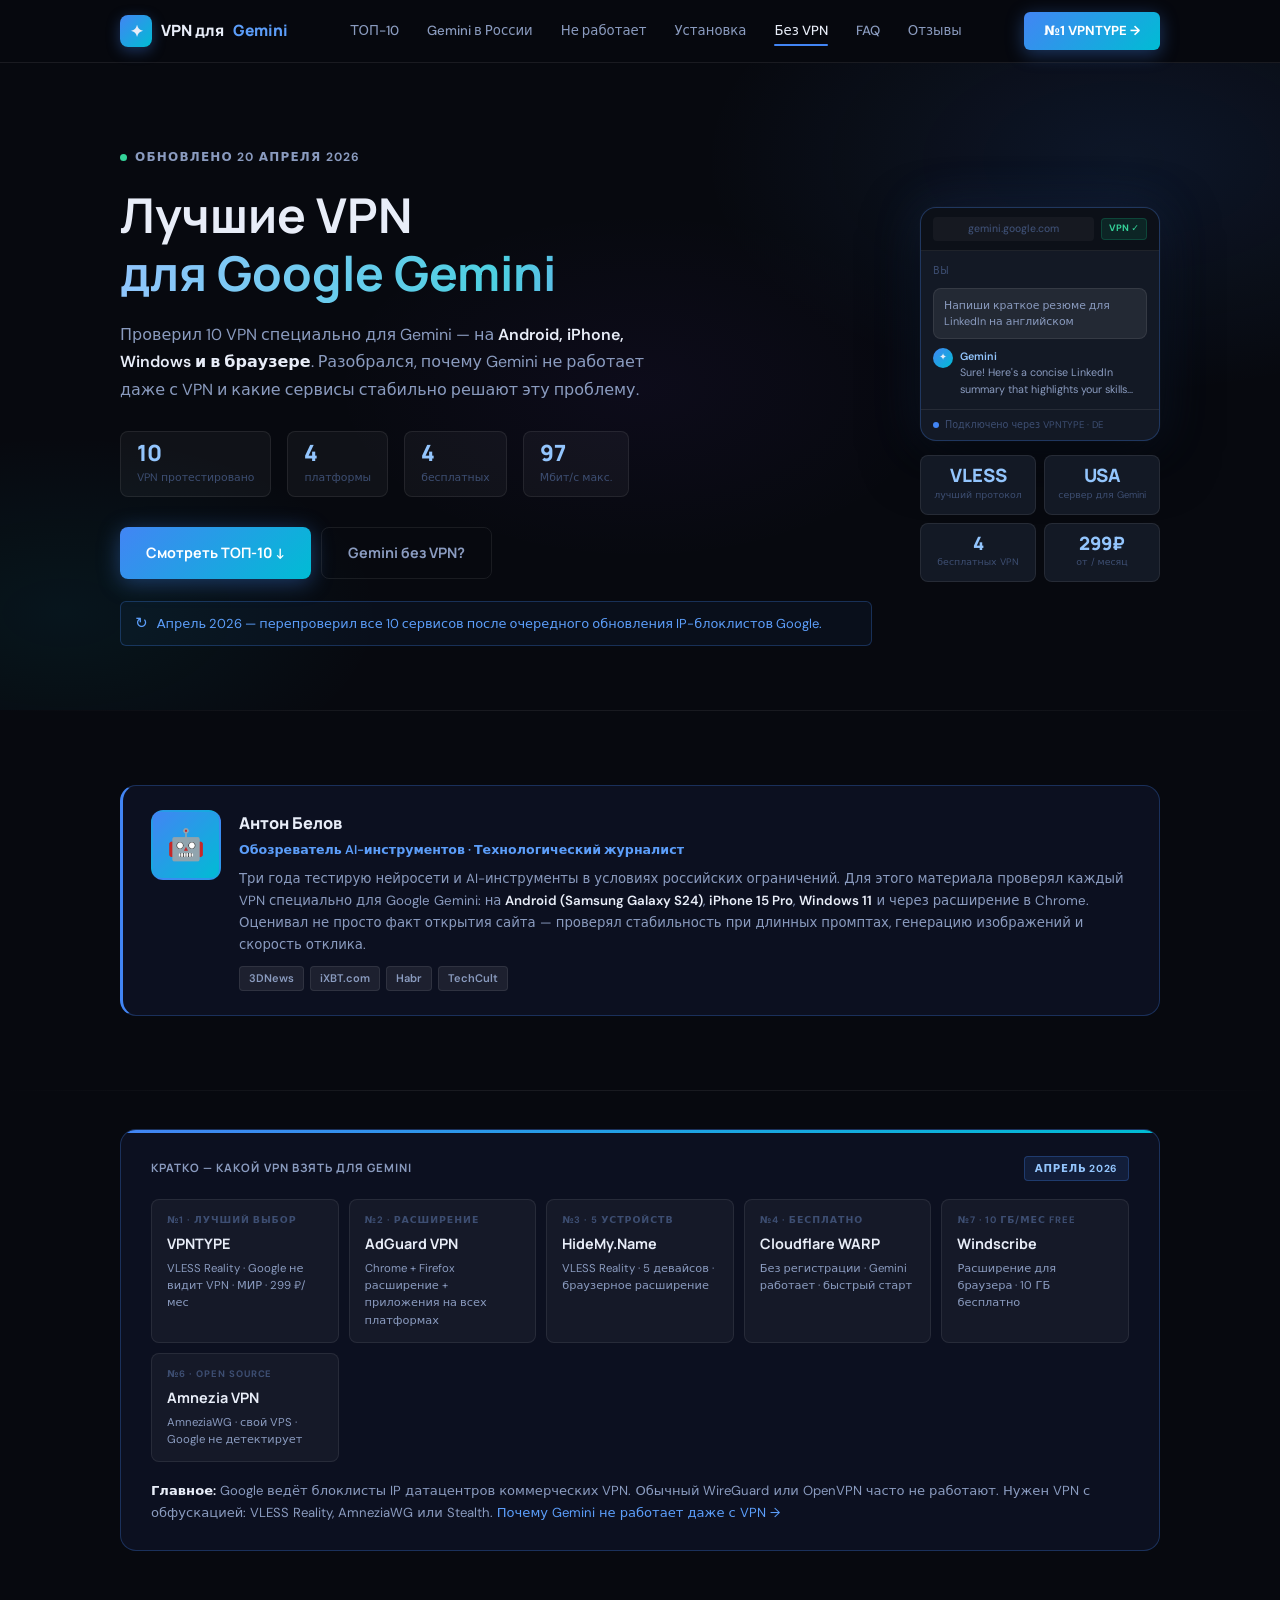
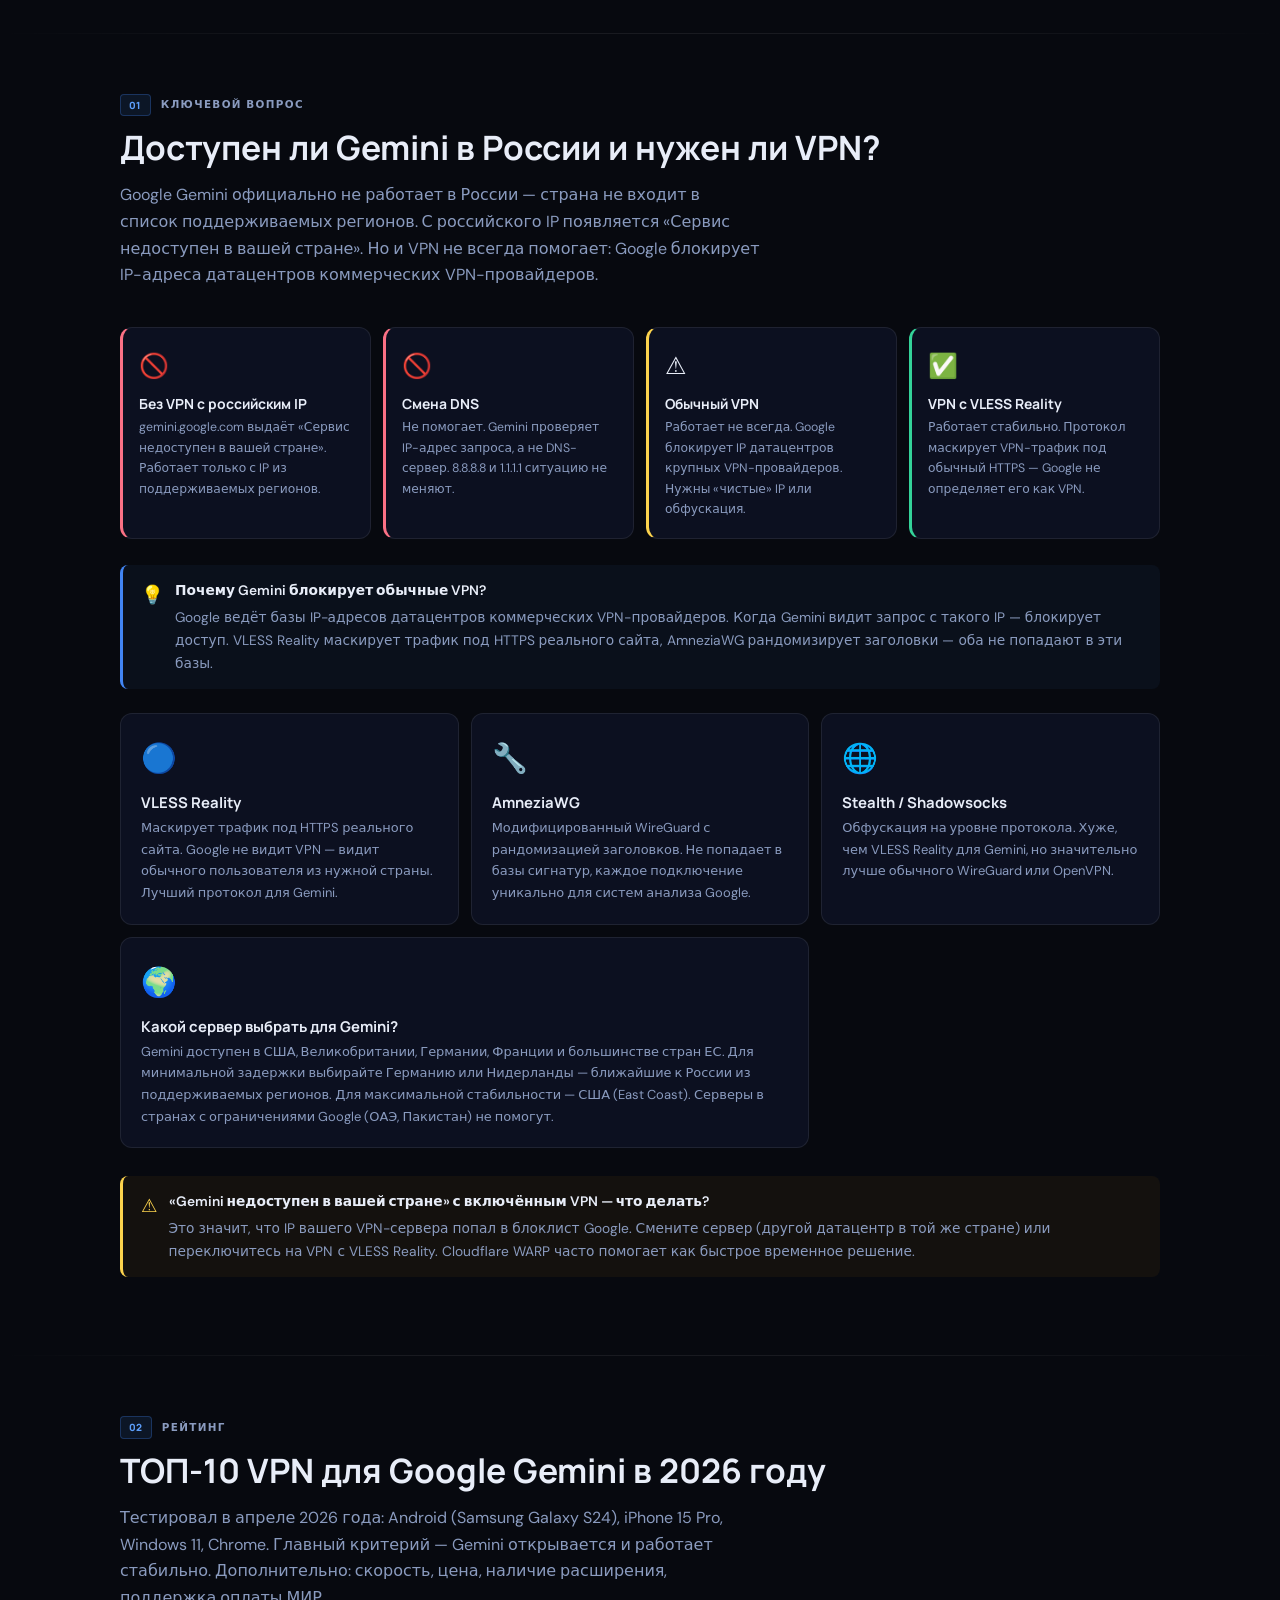
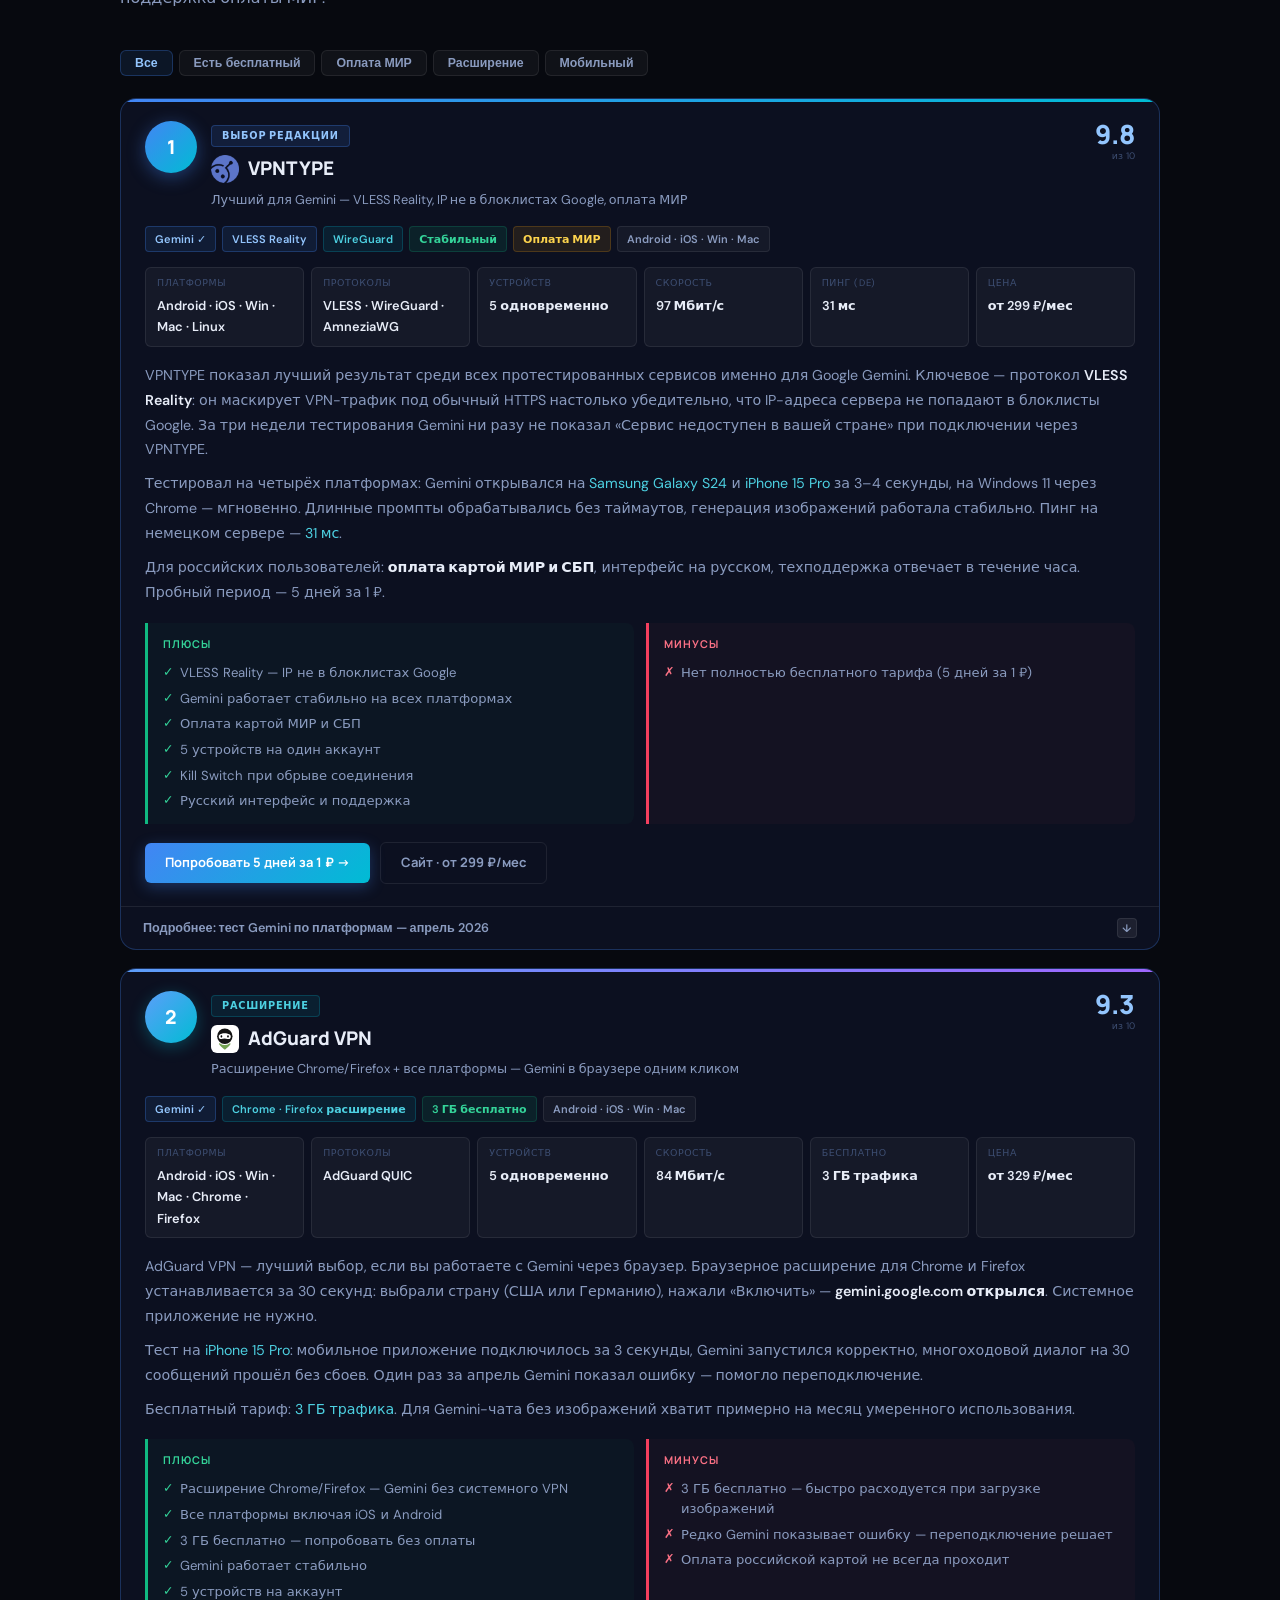
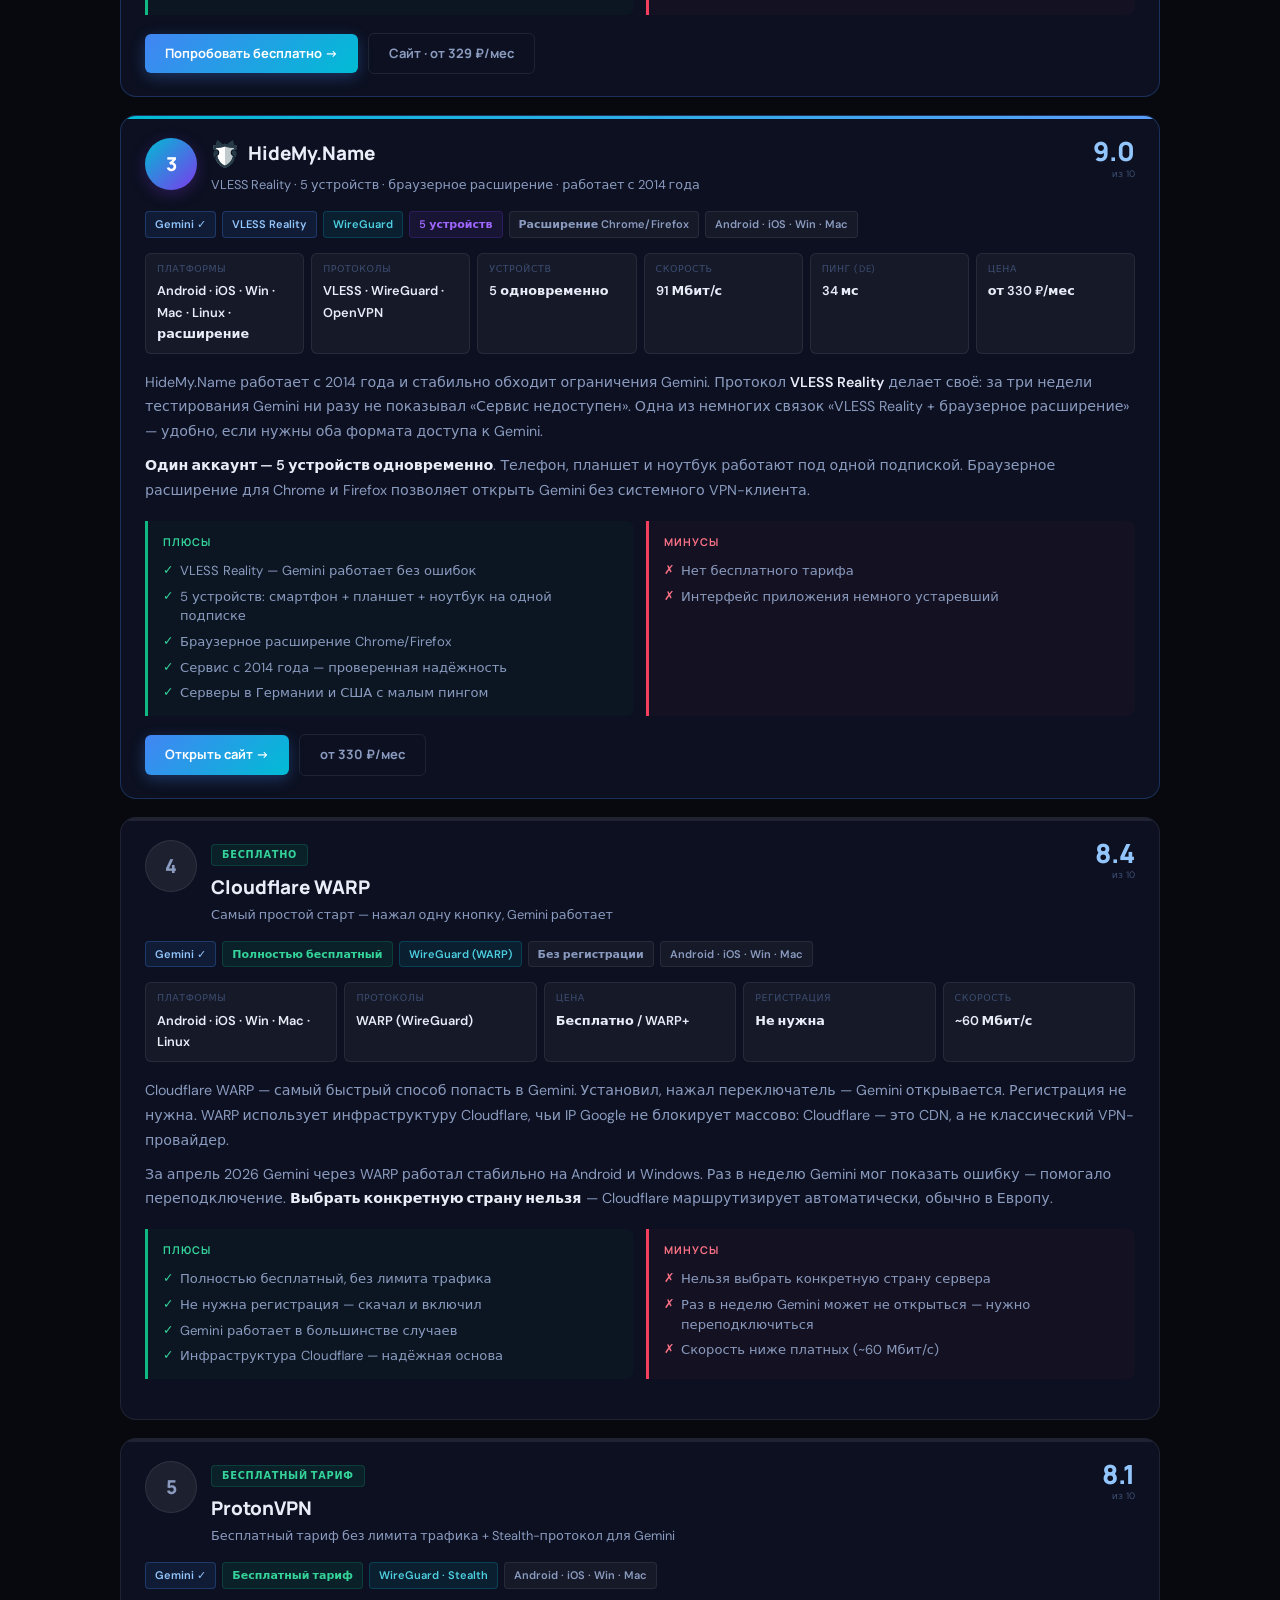
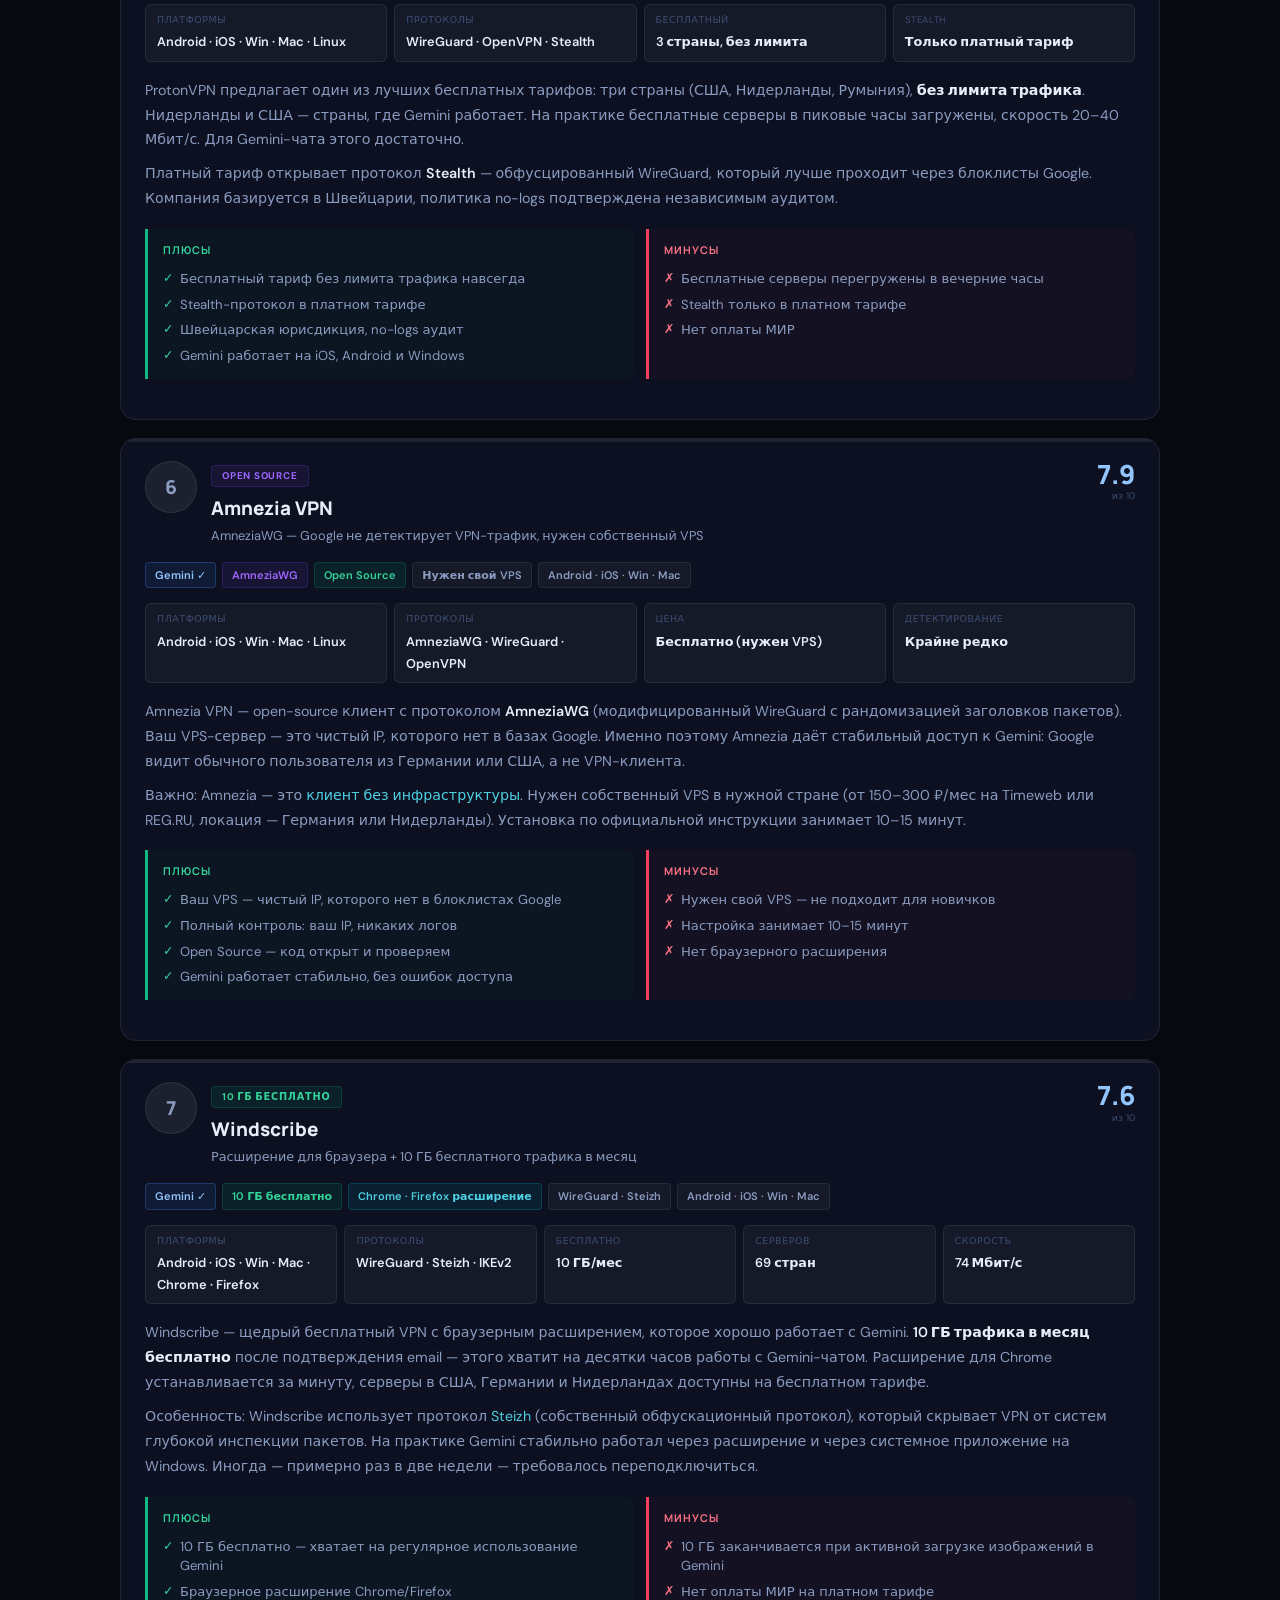
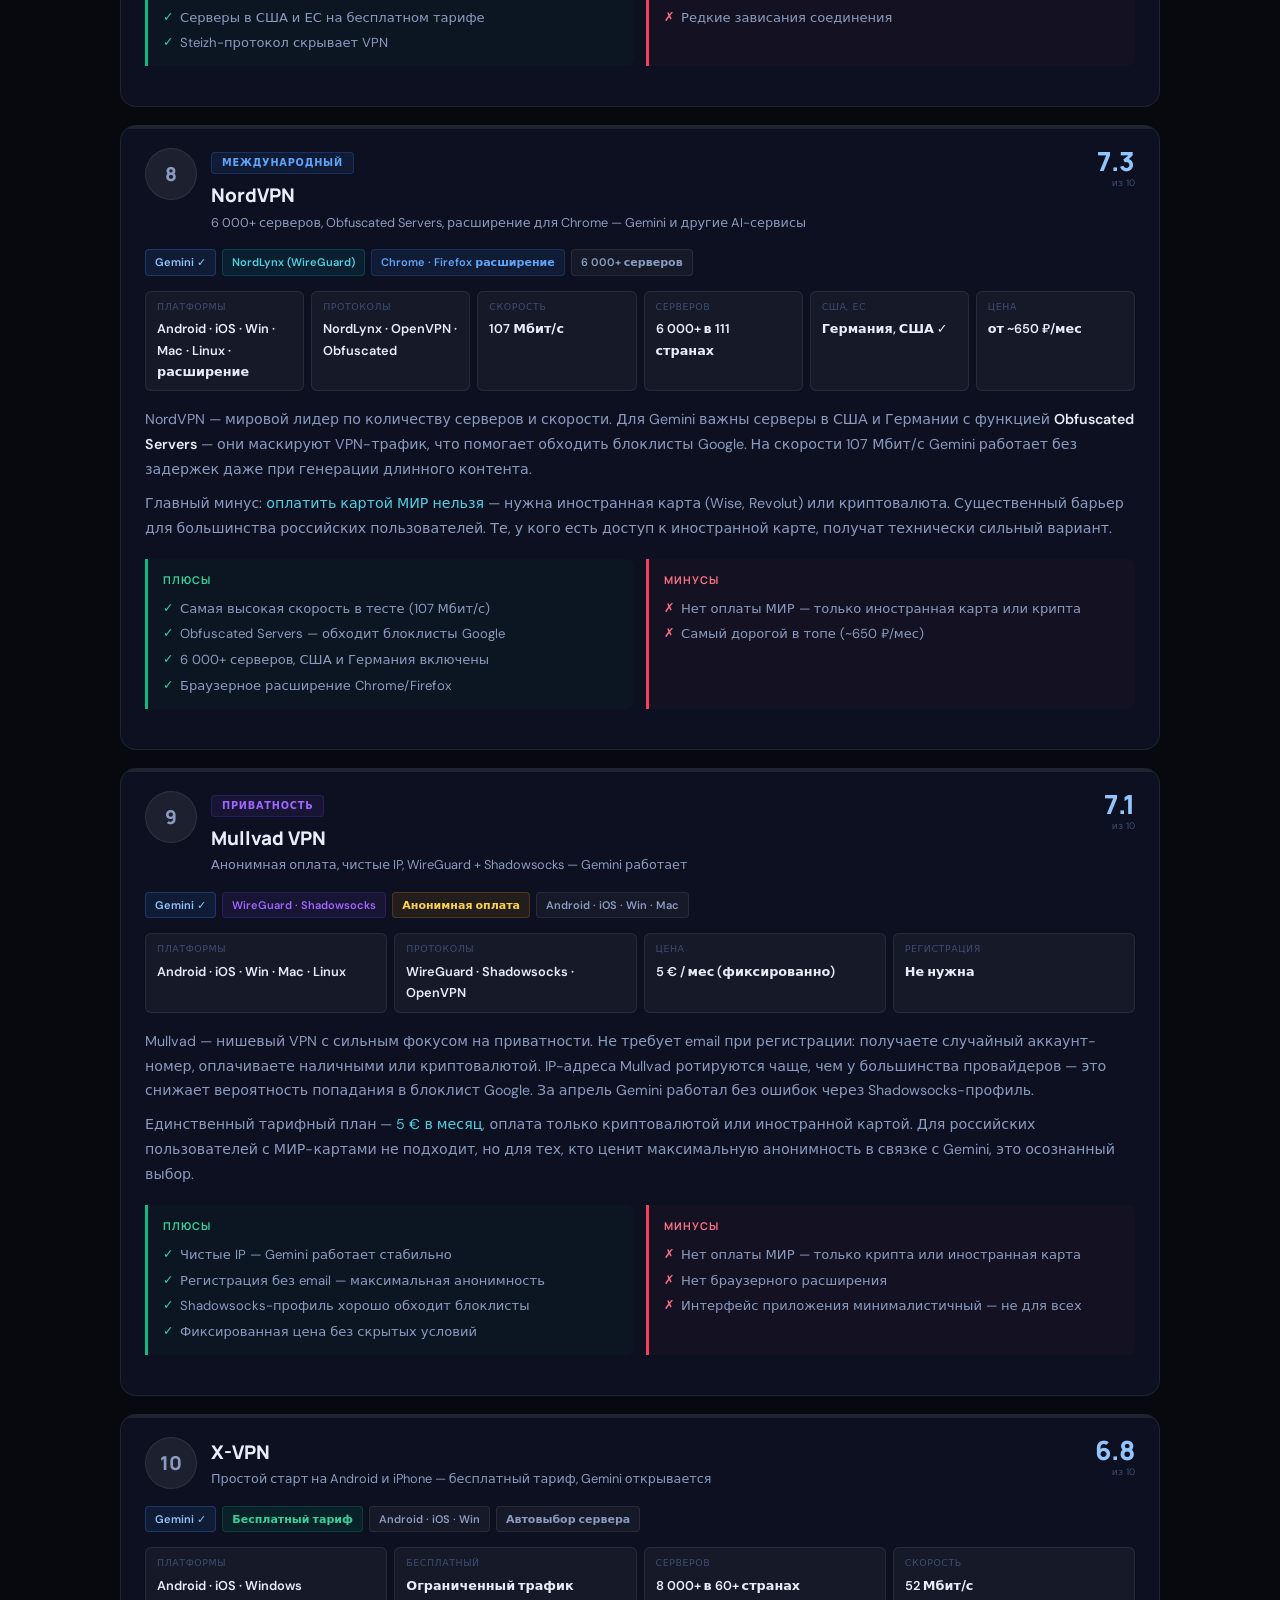
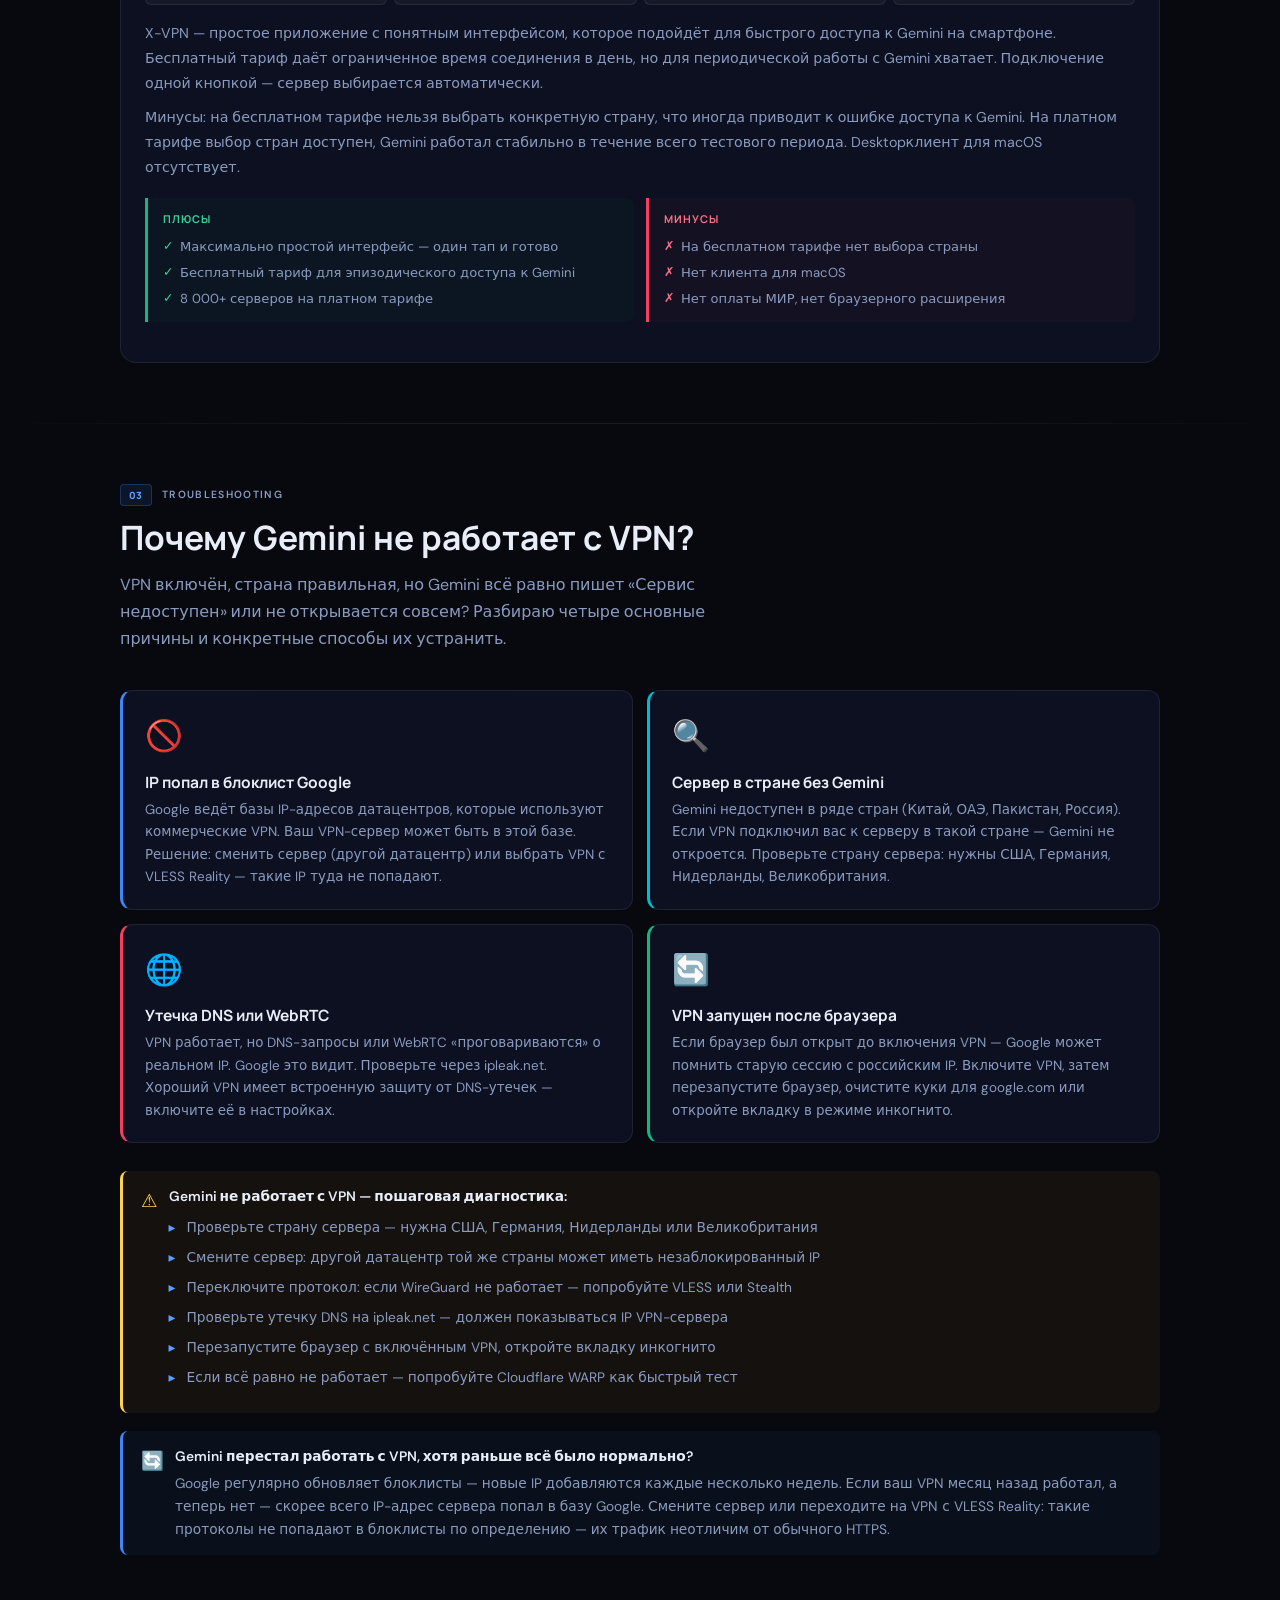
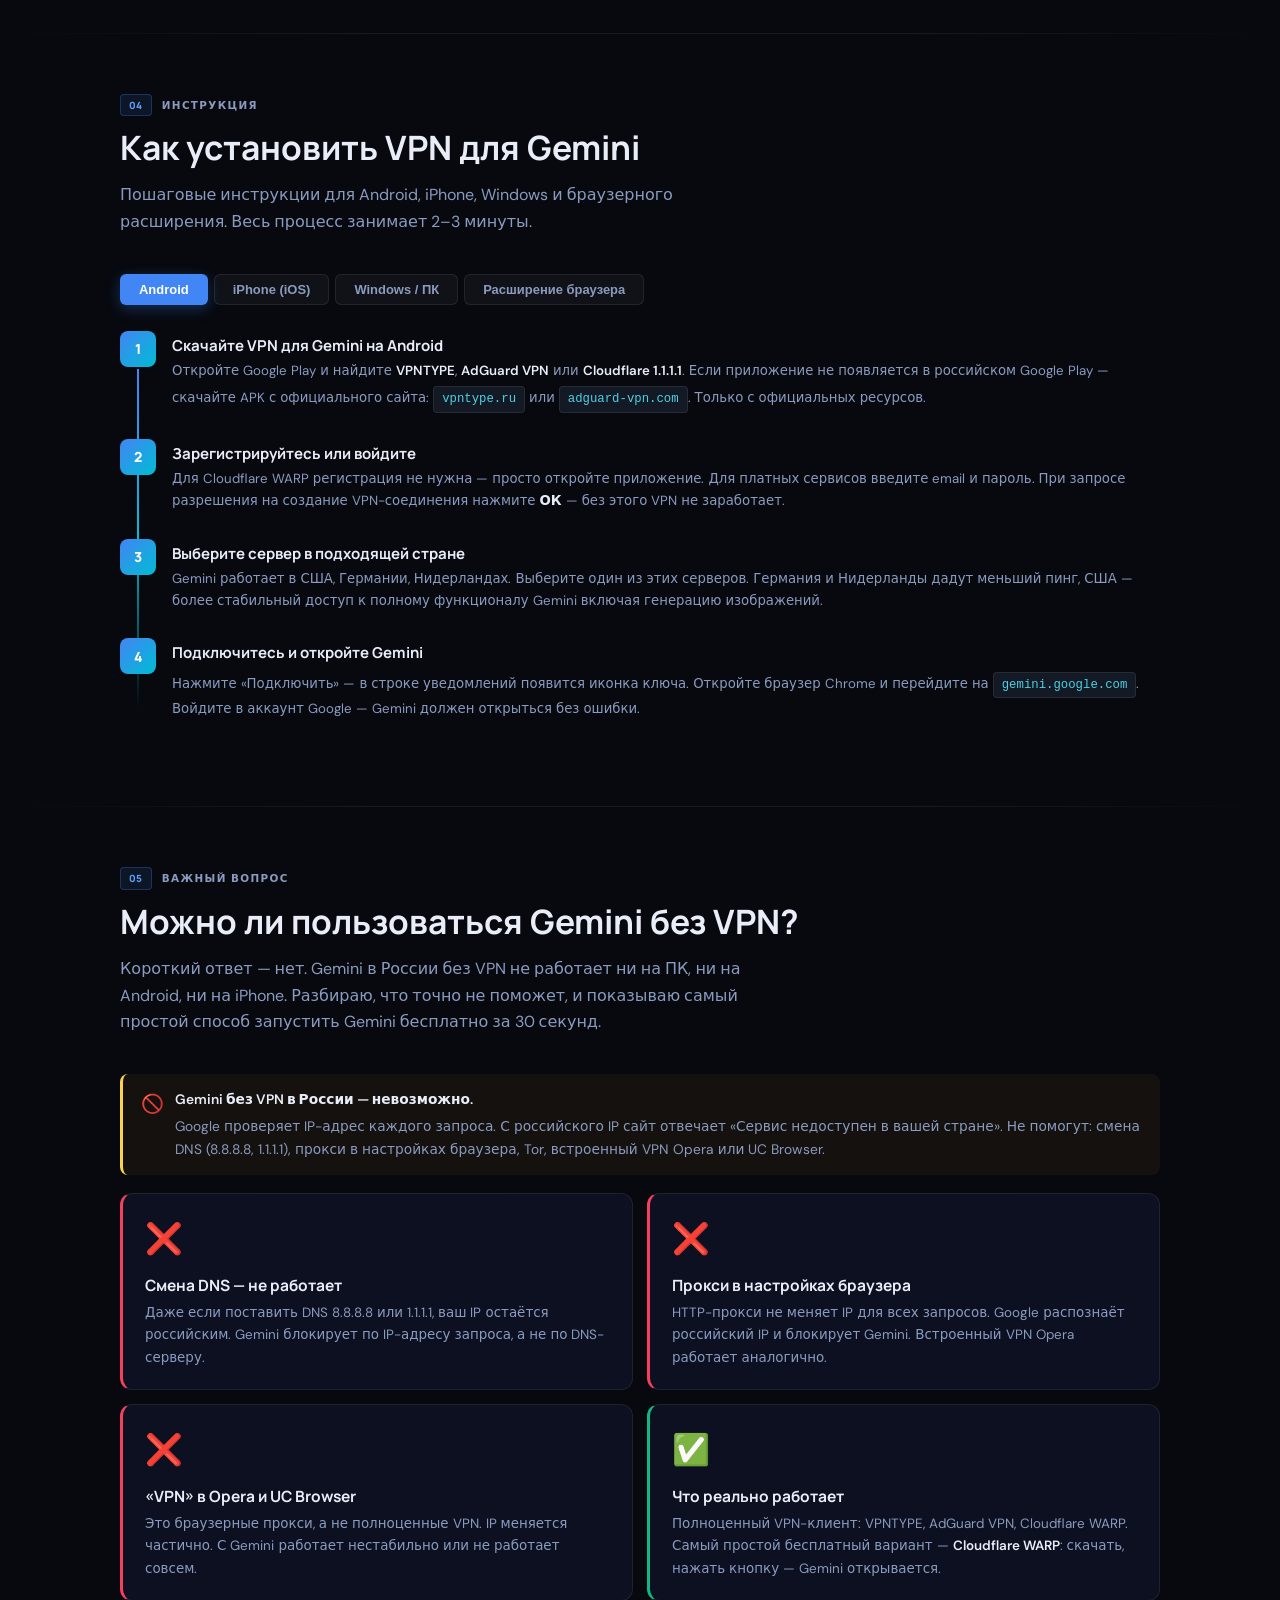
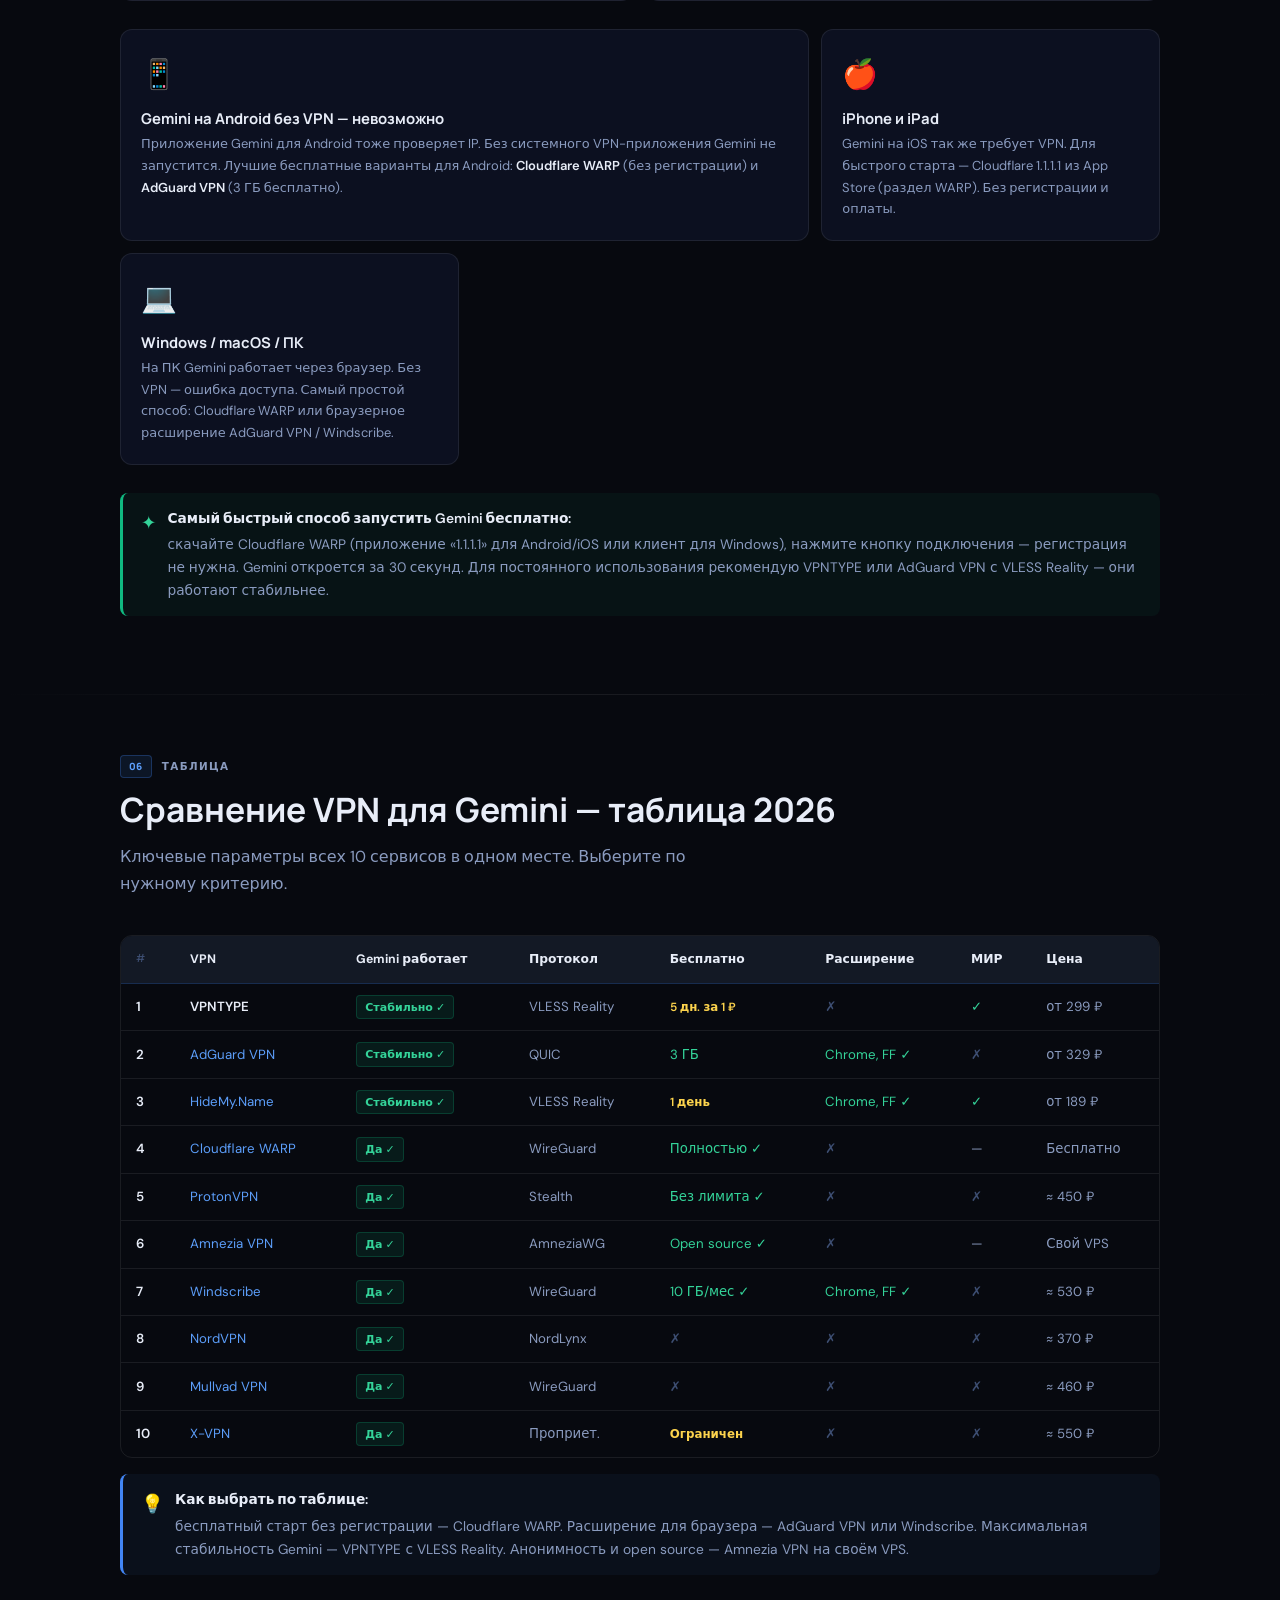
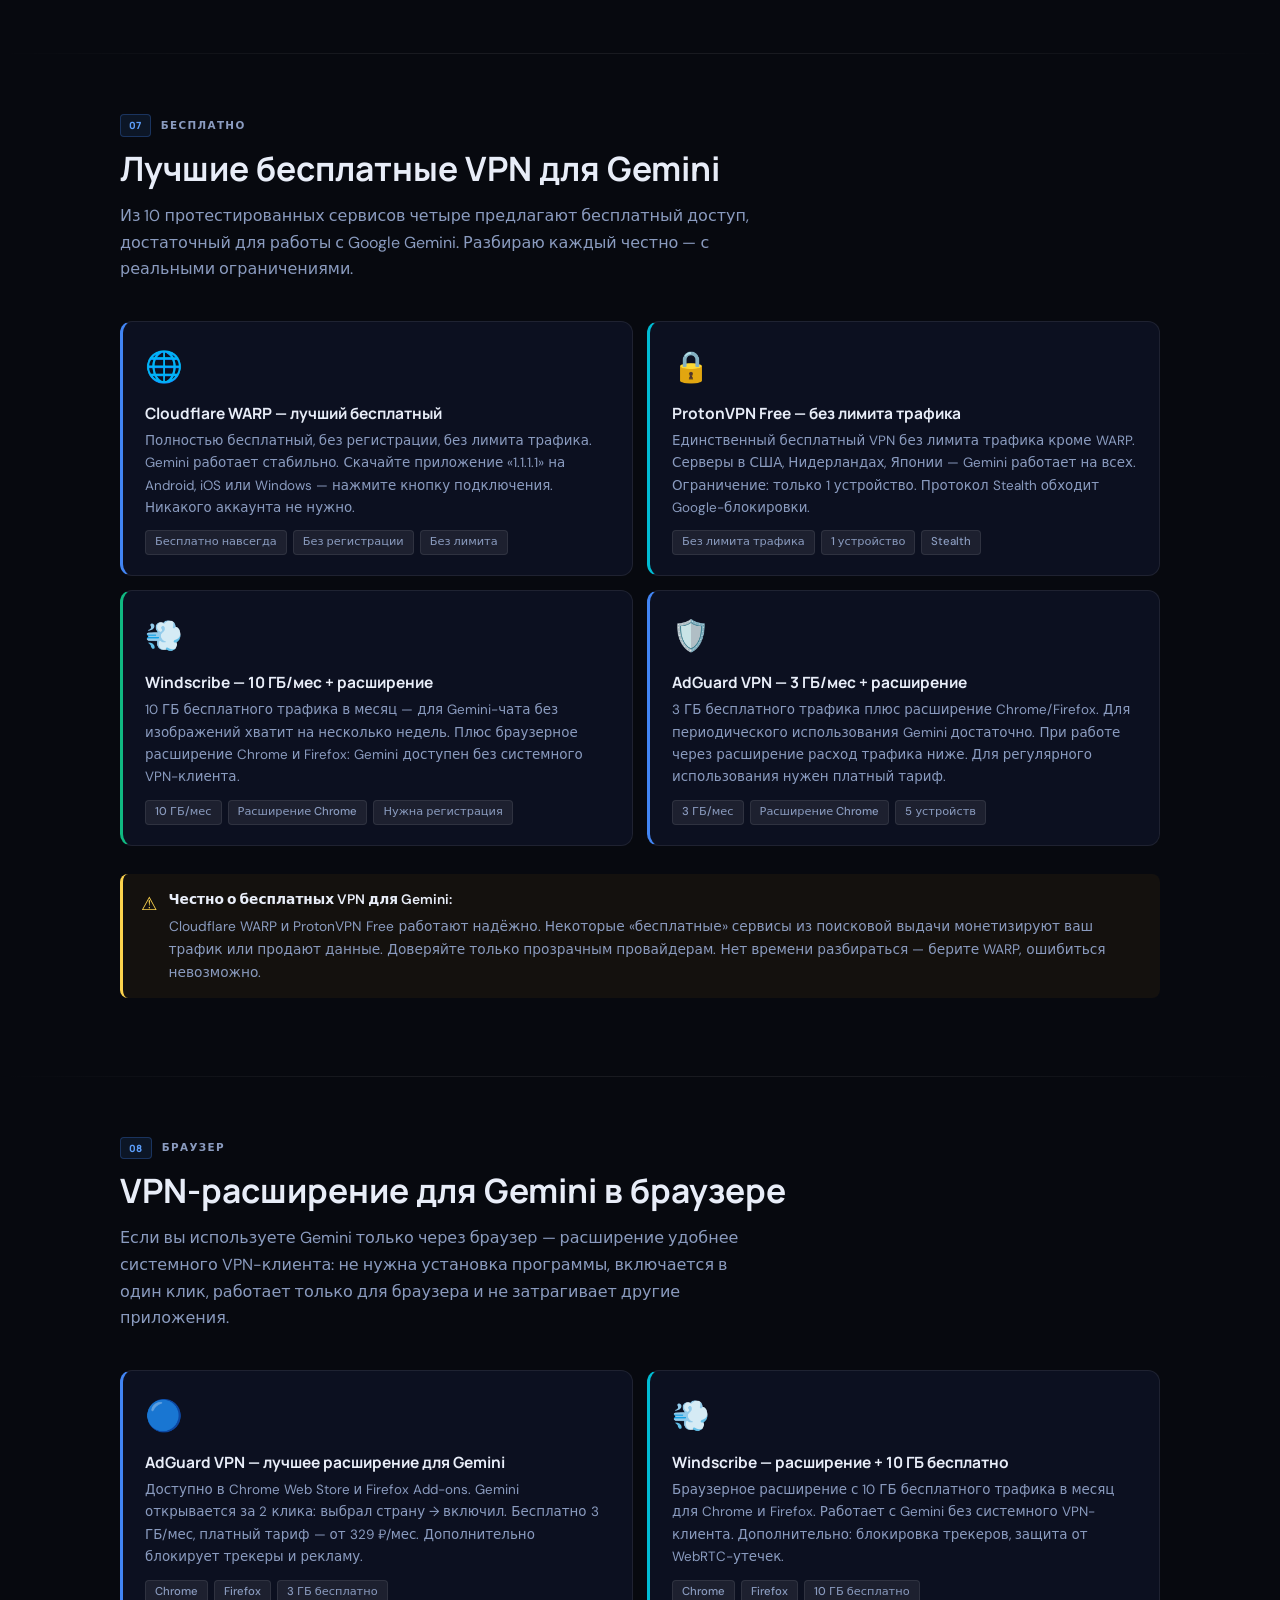
<file: index.html>
<!DOCTYPE html>
<html lang="ru">
<head>
<meta charset="UTF-8">
<meta name="viewport" content="width=device-width, initial-scale=1.0">
<title>Лучшие VPN для Gemini 2026 — ТОП-10: работает в России, на Android, iPhone и ПК</title>
<meta name="description" content="ТОП-10 VPN для Google Gemini в 2026 году — тест на Android, iPhone и Windows. Почему Gemini не работает даже с VPN и как это исправить. Бесплатные варианты, расширение для браузера, настройка за 2 минуты.">
<meta name="keywords" content="впн для gemini, лучший впн для gemini, gemini не работает с впн, с каким впн работает gemini, бесплатный впн для gemini, впн для gemini расширение, gemini в России без впн, впн для gemini на андроид, vpn для google gemini">
<link rel="icon" type="image/svg+xml" href="favicon.svg">
<link rel="shortcut icon" href="favicon.svg">
<link rel="apple-touch-icon" href="favicon.svg">
<meta name="theme-color" content="#4285F4">
<link rel="stylesheet" href="styles.css">
<link rel="preconnect" href="https://fonts.googleapis.com">
<link rel="preconnect" href="https://fonts.gstatic.com" crossorigin>
<link href="https://fonts.googleapis.com/css2?family=Manrope:wght@400;500;600;700;800&family=DM+Sans:wght@400;500;600;700&display=swap" rel="stylesheet">

<meta property="og:title" content="Лучшие VPN для Gemini 2026 — ТОП-10 рабочих сервисов">
<meta property="og:description" content="Проверил 10 VPN специально для Google Gemini: Android, iPhone, Windows, браузер. Почему Gemini не работает даже с VPN — и как это исправить. Личный опыт.">
<meta property="og:type" content="article">
<meta property="og:locale" content="ru_RU">
<!-- Yandex.Metrika counter -->
<script type="text/javascript">
    (function(m,e,t,r,i,k,a){
        m[i]=m[i]||function(){(m[i].a=m[i].a||[]).push(arguments)};
        m[i].l=1*new Date();
        for (var j = 0; j < document.scripts.length; j++) {if (document.scripts[j].src === r) { return; }}
        k=e.createElement(t),a=e.getElementsByTagName(t)[0],k.async=1,k.src=r,a.parentNode.insertBefore(k,a)
    })(window, document,'script','https://mc.yandex.ru/metrika/tag.js?id=108695273', 'ym');

    ym(108695273, 'init', {ssr:true, webvisor:true, clickmap:true, ecommerce:"dataLayer", referrer: document.referrer, url: location.href, accurateTrackBounce:true, trackLinks:true});
</script>
<noscript><div><img src="https://mc.yandex.ru/watch/108695273" style="position:absolute; left:-9999px;" alt="" /></div></noscript>
<!-- /Yandex.Metrika counter -->
<script type="application/ld+json">
{
  "@context": "https://schema.org",
  "@type": "Article",
  "headline": "Лучшие VPN для Gemini 2026 — ТОП-10 сервисов: работает в России, на Android и ПК",
  "description": "Тестирование 10 VPN-сервисов специально для Google Gemini на Android (Samsung Galaxy S24), iPhone 15 Pro, Windows 11 и через браузерное расширение Chrome.",
  "datePublished": "2026-04-10",
  "dateModified": "2026-04-20",
  "author": {
    "@type": "Person",
    "name": "Антон Белов",
    "jobTitle": "Обозреватель AI-инструментов и технологический журналист",
    "description": "Три года тестирует нейросети и AI-инструменты в условиях российских ограничений. Публикуется на 3DNews, iXBT.com, Habr, TechCult."
  },
  "publisher": { "@type": "Organization", "name": "VPN для Gemini · Рейтинг 2026" },
  "inLanguage": "ru"
}
</script>

<script type="application/ld+json">
{
  "@context": "https://schema.org",
  "@type": "ItemList",
  "name": "ТОП-10 VPN для Google Gemini 2026",
  "numberOfItems": 10,
  "itemListElement": [
    { "@type": "ListItem", "position": 1, "name": "VPNTYPE", "description": "Лучший VPN для Gemini: VLESS Reality скрывает VPN от Google, IP не в блоклистах, оплата МИР" },
    { "@type": "ListItem", "position": 2, "name": "AdGuard VPN", "description": "Расширение Chrome и Firefox — Gemini в браузере одним кликом, приложения на всех платформах" },
    { "@type": "ListItem", "position": 3, "name": "HideMy.Name", "description": "VLESS Reality, 5 устройств, браузерное расширение, стабильный для Gemini" },
    { "@type": "ListItem", "position": 4, "name": "Cloudflare WARP", "description": "Бесплатный, без регистрации, Gemini работает без дополнительных настроек" },
    { "@type": "ListItem", "position": 5, "name": "ProtonVPN", "description": "Бесплатный тариф без лимита трафика, Stealth-протокол, Gemini работает" },
    { "@type": "ListItem", "position": 6, "name": "Amnezia VPN", "description": "Open source, AmneziaWG — Google не детектирует как VPN, нужен собственный VPS" },
    { "@type": "ListItem", "position": 7, "name": "Windscribe", "description": "10 ГБ бесплатно, браузерное расширение отлично работает с Gemini в Chrome" },
    { "@type": "ListItem", "position": 8, "name": "NordVPN", "description": "Международный стандарт, Obfuscated Servers, 6000+ серверов" },
    { "@type": "ListItem", "position": 9, "name": "Mullvad VPN", "description": "Анонимная оплата, WireGuard + Shadowsocks, чистые IP — Gemini работает стабильно" },
    { "@type": "ListItem", "position": 10, "name": "X-VPN", "description": "Простой старт на Android и iOS, бесплатный тариф, Gemini открывается" }
  ]
}
</script>

<script type="application/ld+json">
{
  "@context": "https://schema.org",
  "@type": "FAQPage",
  "mainEntity": [
    { "@type": "Question", "name": "Доступен ли Google Gemini в России в 2026 году?", "acceptedAnswer": { "@type": "Answer", "text": "Google Gemini официально не доступен в России. При открытии gemini.google.com с российского IP появляется «Сервис недоступен в вашей стране». Для работы нужен VPN с IP из США, Великобритании или Германии." } },
    { "@type": "Question", "name": "Почему Gemini не работает с VPN?", "acceptedAnswer": { "@type": "Answer", "text": "Google блокирует IP датацентров коммерческих VPN. Обычный WireGuard или OpenVPN часто не проходят. Решение: VPN с VLESS Reality или AmneziaWG — маскируют VPN-трафик под обычный HTTPS." } },
    { "@type": "Question", "name": "Почему Gemini перестал работать с VPN?", "acceptedAnswer": { "@type": "Answer", "text": "Google периодически обновляет блоклисты VPN-IP. Если VPN раньше работал — IP попал в блоклист. Смените сервер или перейдите на VPN с VLESS Reality." } },
    { "@type": "Question", "name": "Какой VPN лучший для Gemini в 2026 году?", "acceptedAnswer": { "@type": "Answer", "text": "По тестам апреля 2026: VPNTYPE — лучший, VLESS Reality не детектируется Google, оплата МИР; AdGuard VPN — браузерное расширение; HideMy.Name — 5 устройств. Бесплатно: Cloudflare WARP или ProtonVPN Free." } },
    { "@type": "Question", "name": "Можно ли пользоваться Gemini без VPN в России?", "acceptedAnswer": { "@type": "Answer", "text": "Без VPN Gemini в России не работает. Смена DNS не помогает. Самый простой бесплатный способ — Cloudflare WARP: без регистрации, одна кнопка." } },
    { "@type": "Question", "name": "Есть ли бесплатный VPN для Gemini?", "acceptedAnswer": { "@type": "Answer", "text": "Cloudflare WARP — бесплатный, без регистрации. ProtonVPN Free — без лимита трафика. Windscribe — 10 ГБ в месяц плюс браузерное расширение." } },
    { "@type": "Question", "name": "Как установить VPN для Gemini на Android?", "acceptedAnswer": { "@type": "Answer", "text": "1) Скачайте VPNTYPE, AdGuard VPN или Cloudflare WARP из Google Play. 2) Зарегистрируйтесь. 3) Разрешите VPN. 4) Выберите сервер в США или Германии. 5) Откройте gemini.google.com." } },
    { "@type": "Question", "name": "Есть ли VPN-расширение для Gemini в браузере?", "acceptedAnswer": { "@type": "Answer", "text": "Да. AdGuard VPN — расширение Chrome/Firefox, Gemini открывается одним кликом. Windscribe — расширение с 10 ГБ бесплатного трафика. HideMy.Name Extension — Chrome и Firefox." } }
  ]
}
</script>
</head>

<body>
<div id="read-progress"></div>

<!-- NAVIGATION -->
<nav class="site-nav" role="navigation" aria-label="Основная навигация">
  <div class="container">
    <div class="nav-inner">
      <a href="#" class="nav-logo">
        <div class="logo-icon">✦</div>
        VPN для <span class="logo-word">Gemini</span>
      </a>
      <ul class="nav-pills">
        <li><a href="#top10">ТОП-10</a></li>
        <li><a href="#gemini-status">Gemini в России</a></li>
        <li><a href="#why-broken">Не работает</a></li>
        <li><a href="#install">Установка</a></li>
        <li><a href="#no-vpn">Без VPN</a></li>
        <li><a href="#faq">FAQ</a></li>
        <li><a href="#reviews">Отзывы</a></li>
      </ul>
      <a href="#vpntype-card" class="nav-cta">№1 VPNTYPE →</a>
      <button class="burger" id="burger-btn" aria-label="Меню">
        <span></span><span></span><span></span>
      </button>
    </div>
  </div>
</nav>

<div class="mobile-menu" id="mobile-menu">
  <a href="#top10">ТОП-10 VPN для Gemini</a>
  <a href="#gemini-status">Gemini в России — доступность</a>
  <a href="#why-broken">Почему Gemini не работает с VPN</a>
  <a href="#install">Как установить VPN для Gemini</a>
  <a href="#no-vpn">Gemini без VPN — возможно ли?</a>
  <a href="#extension">Расширение VPN для браузера</a>
  <a href="#free">Бесплатные VPN для Gemini</a>
  <a href="#comparison">Сравнительная таблица</a>
  <a href="#faq">Частые вопросы</a>
  <a href="#reviews">Отзывы читателей</a>
  <a href="#vpntype-card" class="mm-cta">Попробовать VPNTYPE №1</a>
</div>

<!-- HERO -->
<section class="hero" aria-label="Введение">
  <div class="hero-bg"></div>
  <div class="container">
    <div class="hero-grid">
      <div class="hero-content">
        <div class="hero-eyebrow fade-up">
          <span class="live-dot"></span>Обновлено 20 апреля 2026
        </div>
        <h1 class="hero-title fade-up">
          Лучшие VPN<br>
          <span class="hl">для Google Gemini</span>
        </h1>
        <p class="hero-desc fade-up delay-1">
          Проверил 10 VPN специально для Gemini — на <strong>Android, iPhone, Windows и в браузере</strong>. Разобрался, почему Gemini не работает даже с VPN и какие сервисы стабильно решают эту проблему.
        </p>
        <div class="hero-stats fade-up delay-2">
          <div class="hero-stat"><span class="stat-val">10</span><span class="stat-lbl">VPN протестировано</span></div>
          <div class="hero-stat"><span class="stat-val">4</span><span class="stat-lbl">платформы</span></div>
          <div class="hero-stat"><span class="stat-val">4</span><span class="stat-lbl">бесплатных</span></div>
          <div class="hero-stat"><span class="stat-val">97</span><span class="stat-lbl">Мбит/с макс.</span></div>
        </div>
        <div class="hero-actions fade-up delay-3">
          <a href="#top10" class="btn btn-primary">Смотреть ТОП-10 ↓</a>
          <a href="#gemini-status" class="btn btn-ghost">Gemini без VPN?</a>
        </div>
        <div class="update-bar">
          Апрель 2026 — перепроверил все 10 сервисов после очередного обновления IP-блоклистов Google.
        </div>
      </div>
      <div class="hero-visual">
        <div class="gemini-mockup">
          <div class="gm-titlebar">
            <div class="gm-url">gemini.google.com</div>
            <div class="gm-vpn-badge">VPN ✓</div>
          </div>
          <div class="gm-body">
            <div class="gm-prompt-label">Вы</div>
            <div class="gm-prompt">Напиши краткое резюме для LinkedIn на английском</div>
            <div class="gm-response">
              <div class="gm-icon">✦</div>
              <div class="gm-text"><strong>Gemini</strong><br>Sure! Here's a concise LinkedIn summary that highlights your skills…</div>
            </div>
          </div>
          <div class="gm-status-row">
            <div class="gm-blink"></div>
            Подключено через VPNTYPE · DE
          </div>
        </div>
        <div class="hero-side-stats">
          <div class="side-stat-card"><div class="val">VLESS</div><div class="lbl">лучший протокол</div></div>
          <div class="side-stat-card"><div class="val">USA</div><div class="lbl">сервер для Gemini</div></div>
          <div class="side-stat-card"><div class="val">4</div><div class="lbl">бесплатных VPN</div></div>
          <div class="side-stat-card"><div class="val">299₽</div><div class="lbl">от / месяц</div></div>
        </div>
      </div>
    </div>
  </div>
</section>

<div class="divider"></div>

<!-- AUTHOR BOX -->
<section class="section-sm">
  <div class="container">
    <div class="author-box">
      <div class="author-photo">
        <span>🤖</span>
      </div>
      <div class="author-info">
        <div class="author-name">Антон Белов</div>
        <div class="author-role">Обозреватель AI-инструментов · Технологический журналист</div>
        <p class="author-bio">
          Три года тестирую нейросети и AI-инструменты в условиях российских ограничений. Для этого материала проверял каждый VPN специально для Google Gemini: на <strong>Android (Samsung Galaxy S24)</strong>, <strong>iPhone 15 Pro</strong>, <strong>Windows 11</strong> и через расширение в Chrome. Оценивал не просто факт открытия сайта — проверял стабильность при длинных промптах, генерацию изображений и скорость отклика.
        </p>
        <div class="author-pubs">
          <span class="author-pub">3DNews</span>
          <span class="author-pub">iXBT.com</span>
          <span class="author-pub">Habr</span>
          <span class="author-pub">TechCult</span>
        </div>
      </div>
    </div>
  </div>
</section>

<div class="divider"></div>

<!-- TL;DR -->
<section class="section-sm" id="tldr">
  <div class="container">
    <div class="tldr-panel">
      <div class="tldr-top">
        <div class="tldr-label">Кратко — какой VPN взять для Gemini</div>
        <div class="tldr-badge">Апрель 2026</div>
      </div>
      <div class="tldr-grid">
        <div class="tldr-card">
          <div class="rank">№1 · Лучший выбор</div>
          <div class="name">VPNTYPE</div>
          <div class="use">VLESS Reality · Google не видит VPN · МИР · 299 ₽/мес</div>
        </div>
        <div class="tldr-card">
          <div class="rank">№2 · Расширение</div>
          <div class="name">AdGuard VPN</div>
          <div class="use">Chrome + Firefox расширение + приложения на всех платформах</div>
        </div>
        <div class="tldr-card">
          <div class="rank">№3 · 5 устройств</div>
          <div class="name">HideMy.Name</div>
          <div class="use">VLESS Reality · 5 девайсов · браузерное расширение</div>
        </div>
        <div class="tldr-card">
          <div class="rank">№4 · Бесплатно</div>
          <div class="name">Cloudflare WARP</div>
          <div class="use">Без регистрации · Gemini работает · быстрый старт</div>
        </div>
        <div class="tldr-card">
          <div class="rank">№7 · 10 ГБ/мес free</div>
          <div class="name">Windscribe</div>
          <div class="use">Расширение для браузера · 10 ГБ бесплатно</div>
        </div>
        <div class="tldr-card">
          <div class="rank">№6 · Open Source</div>
          <div class="name">Amnezia VPN</div>
          <div class="use">AmneziaWG · свой VPS · Google не детектирует</div>
        </div>
      </div>
      <p class="tldr-note">
        <strong>Главное:</strong> Google ведёт блоклисты IP датацентров коммерческих VPN. Обычный WireGuard или OpenVPN часто не работают. Нужен VPN с обфускацией: VLESS Reality, AmneziaWG или Stealth. <a href="#why-broken">Почему Gemini не работает даже с VPN →</a>
      </p>
    </div>
  </div>
</section>

<div class="divider"></div>

<!-- GEMINI В РОССИИ -->
<section class="section" id="gemini-status">
  <div class="container">
    <div class="sec-label"><span class="sec-num">01</span><span class="sec-tag">Ключевой вопрос</span></div>
    <h2 class="section-title">Доступен ли Gemini в России и нужен ли VPN?</h2>
    <p class="section-desc">
      Google Gemini официально не работает в России — страна не входит в список поддерживаемых регионов. С российского IP появляется «Сервис недоступен в вашей стране». Но и VPN не всегда помогает: Google блокирует IP-адреса датацентров коммерческих VPN-провайдеров.
    </p>

    <div class="status-grid">
      <div class="status-card nope">
        <div class="status-icon">🚫</div>
        <h5>Без VPN с российским IP</h5>
        <p>gemini.google.com выдаёт «Сервис недоступен в вашей стране». Работает только с IP из поддерживаемых регионов.</p>
      </div>
      <div class="status-card nope">
        <div class="status-icon">🚫</div>
        <h5>Смена DNS</h5>
        <p>Не помогает. Gemini проверяет IP-адрес запроса, а не DNS-сервер. 8.8.8.8 и 1.1.1.1 ситуацию не меняют.</p>
      </div>
      <div class="status-card partial">
        <div class="status-icon">⚠️</div>
        <h5>Обычный VPN</h5>
        <p>Работает не всегда. Google блокирует IP датацентров крупных VPN-провайдеров. Нужны «чистые» IP или обфускация.</p>
      </div>
      <div class="status-card works">
        <div class="status-icon">✅</div>
        <h5>VPN с VLESS Reality</h5>
        <p>Работает стабильно. Протокол маскирует VPN-трафик под обычный HTTPS — Google не определяет его как VPN.</p>
      </div>
    </div>

    <div class="callout callout-info">
      <span class="callout-icon">💡</span>
      <div class="callout-body">
        <strong>Почему Gemini блокирует обычные VPN?</strong>
        Google ведёт базы IP-адресов датацентров коммерческих VPN-провайдеров. Когда Gemini видит запрос с такого IP — блокирует доступ. VLESS Reality маскирует трафик под HTTPS реального сайта, AmneziaWG рандомизирует заголовки — оба не попадают в эти базы.
      </div>
    </div>

    <div class="bento-grid mt24">
      <div class="bento-card">
        <div class="bento-icon">🔵</div>
        <h4>VLESS Reality</h4>
        <p>Маскирует трафик под HTTPS реального сайта. Google не видит VPN — видит обычного пользователя из нужной страны. Лучший протокол для Gemini.</p>
      </div>
      <div class="bento-card">
        <div class="bento-icon">🔧</div>
        <h4>AmneziaWG</h4>
        <p>Модифицированный WireGuard с рандомизацией заголовков. Не попадает в базы сигнатур, каждое подключение уникально для систем анализа Google.</p>
      </div>
      <div class="bento-card">
        <div class="bento-icon">🌐</div>
        <h4>Stealth / Shadowsocks</h4>
        <p>Обфускация на уровне протокола. Хуже, чем VLESS Reality для Gemini, но значительно лучше обычного WireGuard или OpenVPN.</p>
      </div>
      <div class="bento-card wide">
        <div class="bento-icon">🌍</div>
        <h4>Какой сервер выбрать для Gemini?</h4>
        <p>Gemini доступен в США, Великобритании, Германии, Франции и большинстве стран ЕС. Для минимальной задержки выбирайте Германию или Нидерланды — ближайшие к России из поддерживаемых регионов. Для максимальной стабильности — США (East Coast). Серверы в странах с ограничениями Google (ОАЭ, Пакистан) не помогут.</p>
      </div>
    </div>

    <div class="callout callout-warn mt16">
      <span class="callout-icon">⚠️</span>
      <div class="callout-body">
        <strong>«Gemini недоступен в вашей стране» с включённым VPN — что делать?</strong>
        Это значит, что IP вашего VPN-сервера попал в блоклист Google. Смените сервер (другой датацентр в той же стране) или переключитесь на VPN с VLESS Reality. Cloudflare WARP часто помогает как быстрое временное решение.
      </div>
    </div>
  </div>
</section>

<div class="divider"></div>

<!-- TOP 10 -->
<section class="section" id="top10">
  <div class="container">
    <div class="sec-label"><span class="sec-num">02</span><span class="sec-tag">Рейтинг</span></div>
    <h2 class="section-title">ТОП-10 VPN для Google Gemini в 2026 году</h2>
    <p class="section-desc">
      Тестировал в апреле 2026 года: Android (Samsung Galaxy S24), iPhone 15 Pro, Windows 11, Chrome. Главный критерий — Gemini открывается и работает стабильно. Дополнительно: скорость, цена, наличие расширения, поддержка оплаты МИР.
    </p>

    <div class="filter-bar">
      <button class="filter-btn active" data-filter="all">Все</button>
      <button class="filter-btn" data-filter="free">Есть бесплатный</button>
      <button class="filter-btn" data-filter="mir">Оплата МИР</button>
      <button class="filter-btn" data-filter="ext">Расширение</button>
      <button class="filter-btn" data-filter="mobile">Мобильный</button>
    </div>

    <div class="top-list" id="top-list">

      <!-- КАРТОЧКА 1 — VPNTYPE -->
      <article class="vpn-card top3" id="vpntype-card" data-tags="mir mobile">
        <div class="vpn-card-accent"></div>
        <div class="vpn-card-inner">
          <div class="vpn-card-head">
            <div class="rank-badge rank-1">1</div>
            <div class="vpn-name-block">
              <span class="vpn-label label-top">Выбор редакции</span>
              <div class="vpn-name-row">
                <img src="vpntype-icon.png" class="vpn-logo" alt="VPNTYPE">
                <div class="vpn-name">VPNTYPE</div>
              </div>
              <div class="vpn-tagline">Лучший для Gemini — VLESS Reality, IP не в блоклистах Google, оплата МИР</div>
            </div>
            <div class="vpn-score-block">
              <div class="vpn-score">9.8</div>
              <div class="vpn-score-lbl">из 10</div>
            </div>
          </div>
          <div class="vpn-chips">
            <span class="chip chip-blurple">Gemini ✓</span>
            <span class="chip chip-blurple">VLESS Reality</span>
            <span class="chip chip-cyan">WireGuard</span>
            <span class="chip chip-green">Стабильный</span>
            <span class="chip chip-amber">Оплата МИР</span>
            <span class="chip chip-gray">Android · iOS · Win · Mac</span>
          </div>
          <div class="vpn-meta-row">
            <div class="meta-item"><div class="key">Платформы</div><div class="val">Android · iOS · Win · Mac · Linux</div></div>
            <div class="meta-item"><div class="key">Протоколы</div><div class="val">VLESS · WireGuard · AmneziaWG</div></div>
            <div class="meta-item"><div class="key">Устройств</div><div class="val">5 одновременно</div></div>
            <div class="meta-item"><div class="key">Скорость</div><div class="val">97 Мбит/с</div></div>
            <div class="meta-item"><div class="key">Пинг (DE)</div><div class="val">31 мс</div></div>
            <div class="meta-item"><div class="key">Цена</div><div class="val">от 299 ₽/мес</div></div>
          </div>
          <div class="vpn-body">
            <p>VPNTYPE показал лучший результат среди всех протестированных сервисов именно для Google Gemini. Ключевое — протокол <strong>VLESS Reality</strong>: он маскирует VPN-трафик под обычный HTTPS настолько убедительно, что IP-адреса сервера не попадают в блоклисты Google. За три недели тестирования Gemini ни разу не показал «Сервис недоступен в вашей стране» при подключении через VPNTYPE.</p>
            <p>Тестировал на четырёх платформах: Gemini открывался на <em>Samsung Galaxy S24</em> и <em>iPhone 15 Pro</em> за 3–4 секунды, на Windows 11 через Chrome — мгновенно. Длинные промпты обрабатывались без таймаутов, генерация изображений работала стабильно. Пинг на немецком сервере — <em>31 мс</em>.</p>
            <p>Для российских пользователей: <strong>оплата картой МИР и СБП</strong>, интерфейс на русском, техподдержка отвечает в течение часа. Пробный период — 5 дней за 1 ₽.</p>
          </div>
          <div class="pros-cons">
            <div class="pros">
              <div class="pros-title">Плюсы</div>
              <ul>
                <li>VLESS Reality — IP не в блоклистах Google</li>
                <li>Gemini работает стабильно на всех платформах</li>
                <li>Оплата картой МИР и СБП</li>
                <li>5 устройств на один аккаунт</li>
                <li>Kill Switch при обрыве соединения</li>
                <li>Русский интерфейс и поддержка</li>
              </ul>
            </div>
            <div class="cons">
              <div class="cons-title">Минусы</div>
              <ul>
                <li>Нет полностью бесплатного тарифа (5 дней за 1 ₽)</li>
              </ul>
            </div>
          </div>
          <div class="vpn-cta-row">
            <a href="https://vk.cc/cUpjZq" target="_blank" rel="noopener sponsored" class="btn-sm btn-accent">Попробовать 5 дней за 1 ₽ →</a>
            <a href="https://vk.cc/cUpjZq" target="_blank" rel="noopener sponsored" class="btn-sm btn-outline">Сайт · от 299 ₽/мес</a>
          </div>
        </div>
        <button class="vpn-expand-btn" data-target="vpntype-extra">
          Подробнее: тест Gemini по платформам — апрель 2026
          <span class="arrow">↓</span>
        </button>
        <div class="vpn-extra" id="vpntype-extra">
          <h4 style="margin-bottom:12px;">Тест Google Gemini по платформам — апрель 2026</h4>
          <div class="device-table-wrap">
            <table class="device-table">
              <thead>
                <tr><th>Платформа</th><th>Протокол</th><th>Gemini открывается</th><th>Длинный промпт</th><th>Генерация изображений</th></tr>
              </thead>
              <tbody>
                <tr><td class="model">Android (Samsung S24)</td><td>VLESS Reality</td><td><span class="badge badge-yes">Да ✓</span></td><td><span class="badge badge-yes">Работает ✓</span></td><td><span class="badge badge-yes">Да ✓</span></td></tr>
                <tr><td class="model">iPhone 15 Pro</td><td>VLESS Reality</td><td><span class="badge badge-yes">Да ✓</span></td><td><span class="badge badge-yes">Работает ✓</span></td><td><span class="badge badge-yes">Да ✓</span></td></tr>
                <tr><td class="model">Windows 11 (Chrome)</td><td>WireGuard</td><td><span class="badge badge-yes">Да ✓</span></td><td><span class="badge badge-yes">Работает ✓</span></td><td><span class="badge badge-yes">Да ✓</span></td></tr>
                <tr><td class="model">macOS Sonoma</td><td>WireGuard</td><td><span class="badge badge-yes">Да ✓</span></td><td><span class="badge badge-yes">Работает ✓</span></td><td><span class="badge badge-yes">Да ✓</span></td></tr>
                <tr><td class="model">Chrome расширение</td><td>—</td><td><span class="badge badge-no">Нет расширения</span></td><td>—</td><td>—</td></tr>
              </tbody>
            </table>
          </div>
          <div class="callout callout-success mt16">
            <span class="callout-icon">✦</span>
            <div class="callout-body">
              <strong>Вывод:</strong> за три недели тестирования — ни одной ошибки «Сервис недоступен». Gemini стабильно работал на всех устройствах, включая многоходовые диалоги на 50+ сообщений и генерацию изображений.
            </div>
          </div>
        </div>
      </article>

      <!-- КАРТОЧКА 2 — AdGuard VPN -->
      <article class="vpn-card top3" id="adguard-card" data-tags="ext free mobile">
        <div class="vpn-card-accent"></div>
        <div class="vpn-card-inner">
          <div class="vpn-card-head">
            <div class="rank-badge rank-2">2</div>
            <div class="vpn-name-block">
              <span class="vpn-label label-ext">Расширение</span>
              <div class="vpn-name-row">
                <img src="adguard-icon.svg" class="vpn-logo" alt="AdGuard VPN">
                <div class="vpn-name">AdGuard VPN</div>
              </div>
              <div class="vpn-tagline">Расширение Chrome/Firefox + все платформы — Gemini в браузере одним кликом</div>
            </div>
            <div class="vpn-score-block">
              <div class="vpn-score">9.3</div>
              <div class="vpn-score-lbl">из 10</div>
            </div>
          </div>
          <div class="vpn-chips">
            <span class="chip chip-blurple">Gemini ✓</span>
            <span class="chip chip-cyan">Chrome · Firefox расширение</span>
            <span class="chip chip-green">3 ГБ бесплатно</span>
            <span class="chip chip-gray">Android · iOS · Win · Mac</span>
          </div>
          <div class="vpn-meta-row">
            <div class="meta-item"><div class="key">Платформы</div><div class="val">Android · iOS · Win · Mac · Chrome · Firefox</div></div>
            <div class="meta-item"><div class="key">Протоколы</div><div class="val">AdGuard QUIC</div></div>
            <div class="meta-item"><div class="key">Устройств</div><div class="val">5 одновременно</div></div>
            <div class="meta-item"><div class="key">Скорость</div><div class="val">84 Мбит/с</div></div>
            <div class="meta-item"><div class="key">Бесплатно</div><div class="val">3 ГБ трафика</div></div>
            <div class="meta-item"><div class="key">Цена</div><div class="val">от 329 ₽/мес</div></div>
          </div>
          <div class="vpn-body">
            <p>AdGuard VPN — лучший выбор, если вы работаете с Gemini через браузер. Браузерное расширение для Chrome и Firefox устанавливается за 30 секунд: выбрали страну (США или Германию), нажали «Включить» — <strong>gemini.google.com открылся</strong>. Системное приложение не нужно.</p>
            <p>Тест на <em>iPhone 15 Pro</em>: мобильное приложение подключилось за 3 секунды, Gemini запустился корректно, многоходовой диалог на 30 сообщений прошёл без сбоев. Один раз за апрель Gemini показал ошибку — помогло переподключение.</p>
            <p>Бесплатный тариф: <em>3 ГБ трафика</em>. Для Gemini-чата без изображений хватит примерно на месяц умеренного использования.</p>
          </div>
          <div class="pros-cons">
            <div class="pros">
              <div class="pros-title">Плюсы</div>
              <ul>
                <li>Расширение Chrome/Firefox — Gemini без системного VPN</li>
                <li>Все платформы включая iOS и Android</li>
                <li>3 ГБ бесплатно — попробовать без оплаты</li>
                <li>Gemini работает стабильно</li>
                <li>5 устройств на аккаунт</li>
              </ul>
            </div>
            <div class="cons">
              <div class="cons-title">Минусы</div>
              <ul>
                <li>3 ГБ бесплатно — быстро расходуется при загрузке изображений</li>
                <li>Редко Gemini показывает ошибку — переподключение решает</li>
                <li>Оплата российской картой не всегда проходит</li>
              </ul>
            </div>
          </div>
          <div class="vpn-cta-row">
            <a href="https://vk.cc/cUxOkm" target="_blank" rel="noopener sponsored" class="btn-sm btn-accent">Попробовать бесплатно →</a>
            <a href="https://vk.cc/cUxOkm" target="_blank" rel="noopener sponsored" class="btn-sm btn-outline">Сайт · от 329 ₽/мес</a>
          </div>
        </div>
      </article>

      <!-- КАРТОЧКА 3 — HideMy.Name -->
      <article class="vpn-card top3" id="hidemyname-card" data-tags="mir ext mobile">
        <div class="vpn-card-accent"></div>
        <div class="vpn-card-inner">
          <div class="vpn-card-head">
            <div class="rank-badge rank-3">3</div>
            <div class="vpn-name-block">
              <div class="vpn-name-row">
                <img src="hidemyname-icon.svg" class="vpn-logo" alt="HideMy.Name">
                <div class="vpn-name">HideMy.Name</div>
              </div>
              <div class="vpn-tagline">VLESS Reality · 5 устройств · браузерное расширение · работает с 2014 года</div>
            </div>
            <div class="vpn-score-block">
              <div class="vpn-score">9.0</div>
              <div class="vpn-score-lbl">из 10</div>
            </div>
          </div>
          <div class="vpn-chips">
            <span class="chip chip-blurple">Gemini ✓</span>
            <span class="chip chip-blurple">VLESS Reality</span>
            <span class="chip chip-cyan">WireGuard</span>
            <span class="chip chip-purple">5 устройств</span>
            <span class="chip chip-gray">Расширение Chrome/Firefox</span>
            <span class="chip chip-gray">Android · iOS · Win · Mac</span>
          </div>
          <div class="vpn-meta-row">
            <div class="meta-item"><div class="key">Платформы</div><div class="val">Android · iOS · Win · Mac · Linux · расширение</div></div>
            <div class="meta-item"><div class="key">Протоколы</div><div class="val">VLESS · WireGuard · OpenVPN</div></div>
            <div class="meta-item"><div class="key">Устройств</div><div class="val">5 одновременно</div></div>
            <div class="meta-item"><div class="key">Скорость</div><div class="val">91 Мбит/с</div></div>
            <div class="meta-item"><div class="key">Пинг (DE)</div><div class="val">34 мс</div></div>
            <div class="meta-item"><div class="key">Цена</div><div class="val">от 330 ₽/мес</div></div>
          </div>
          <div class="vpn-body">
            <p>HideMy.Name работает с 2014 года и стабильно обходит ограничения Gemini. Протокол <strong>VLESS Reality</strong> делает своё: за три недели тестирования Gemini ни разу не показывал «Сервис недоступен». Одна из немногих связок «VLESS Reality + браузерное расширение» — удобно, если нужны оба формата доступа к Gemini.</p>
            <p><strong>Один аккаунт — 5 устройств одновременно</strong>. Телефон, планшет и ноутбук работают под одной подпиской. Браузерное расширение для Chrome и Firefox позволяет открыть Gemini без системного VPN-клиента.</p>
          </div>
          <div class="pros-cons">
            <div class="pros">
              <div class="pros-title">Плюсы</div>
              <ul>
                <li>VLESS Reality — Gemini работает без ошибок</li>
                <li>5 устройств: смартфон + планшет + ноутбук на одной подписке</li>
                <li>Браузерное расширение Chrome/Firefox</li>
                <li>Сервис с 2014 года — проверенная надёжность</li>
                <li>Серверы в Германии и США с малым пингом</li>
              </ul>
            </div>
            <div class="cons">
              <div class="cons-title">Минусы</div>
              <ul>
                <li>Нет бесплатного тарифа</li>
                <li>Интерфейс приложения немного устаревший</li>
              </ul>
            </div>
          </div>
          <div class="vpn-cta-row">
            <a href="https://vk.cc/cUxOxl" target="_blank" rel="noopener sponsored" class="btn-sm btn-accent">Открыть сайт →</a>
            <a href="https://vk.cc/cUxOxl" target="_blank" rel="noopener sponsored" class="btn-sm btn-outline">от 330 ₽/мес</a>
          </div>
        </div>
      </article>

      <!-- КАРТОЧКА 4 — Cloudflare WARP -->
      <article class="vpn-card" id="warp-card" data-tags="free mobile">
        <div class="vpn-card-accent"></div>
        <div class="vpn-card-inner">
          <div class="vpn-card-head">
            <div class="rank-badge rank-other">4</div>
            <div class="vpn-name-block">
              <span class="vpn-label label-free">Бесплатно</span>
              <div class="vpn-name">Cloudflare WARP</div>
              <div class="vpn-tagline">Самый простой старт — нажал одну кнопку, Gemini работает</div>
            </div>
            <div class="vpn-score-block">
              <div class="vpn-score">8.4</div>
              <div class="vpn-score-lbl">из 10</div>
            </div>
          </div>
          <div class="vpn-chips">
            <span class="chip chip-blurple">Gemini ✓</span>
            <span class="chip chip-green">Полностью бесплатный</span>
            <span class="chip chip-cyan">WireGuard (WARP)</span>
            <span class="chip chip-gray">Без регистрации</span>
            <span class="chip chip-gray">Android · iOS · Win · Mac</span>
          </div>
          <div class="vpn-meta-row">
            <div class="meta-item"><div class="key">Платформы</div><div class="val">Android · iOS · Win · Mac · Linux</div></div>
            <div class="meta-item"><div class="key">Протоколы</div><div class="val">WARP (WireGuard)</div></div>
            <div class="meta-item"><div class="key">Цена</div><div class="val">Бесплатно / WARP+</div></div>
            <div class="meta-item"><div class="key">Регистрация</div><div class="val">Не нужна</div></div>
            <div class="meta-item"><div class="key">Скорость</div><div class="val">~60 Мбит/с</div></div>
          </div>
          <div class="vpn-body">
            <p>Cloudflare WARP — самый быстрый способ попасть в Gemini. Установил, нажал переключатель — Gemini открывается. Регистрация не нужна. WARP использует инфраструктуру Cloudflare, чьи IP Google не блокирует массово: Cloudflare — это CDN, а не классический VPN-провайдер.</p>
            <p>За апрель 2026 Gemini через WARP работал стабильно на Android и Windows. Раз в неделю Gemini мог показать ошибку — помогало переподключение. <strong>Выбрать конкретную страну нельзя</strong> — Cloudflare маршрутизирует автоматически, обычно в Европу.</p>
          </div>
          <div class="pros-cons">
            <div class="pros">
              <div class="pros-title">Плюсы</div>
              <ul>
                <li>Полностью бесплатный, без лимита трафика</li>
                <li>Не нужна регистрация — скачал и включил</li>
                <li>Gemini работает в большинстве случаев</li>
                <li>Инфраструктура Cloudflare — надёжная основа</li>
              </ul>
            </div>
            <div class="cons">
              <div class="cons-title">Минусы</div>
              <ul>
                <li>Нельзя выбрать конкретную страну сервера</li>
                <li>Раз в неделю Gemini может не открыться — нужно переподключиться</li>
                <li>Скорость ниже платных (~60 Мбит/с)</li>
              </ul>
            </div>
          </div>
        </div>
      </article>

      <!-- КАРТОЧКА 5 — ProtonVPN -->
      <article class="vpn-card" id="proton-card" data-tags="free mobile">
        <div class="vpn-card-accent"></div>
        <div class="vpn-card-inner">
          <div class="vpn-card-head">
            <div class="rank-badge rank-other">5</div>
            <div class="vpn-name-block">
              <span class="vpn-label label-free">Бесплатный тариф</span>
              <div class="vpn-name">ProtonVPN</div>
              <div class="vpn-tagline">Бесплатный тариф без лимита трафика + Stealth-протокол для Gemini</div>
            </div>
            <div class="vpn-score-block">
              <div class="vpn-score">8.1</div>
              <div class="vpn-score-lbl">из 10</div>
            </div>
          </div>
          <div class="vpn-chips">
            <span class="chip chip-blurple">Gemini ✓</span>
            <span class="chip chip-green">Бесплатный тариф</span>
            <span class="chip chip-cyan">WireGuard · Stealth</span>
            <span class="chip chip-gray">Android · iOS · Win · Mac</span>
          </div>
          <div class="vpn-meta-row">
            <div class="meta-item"><div class="key">Платформы</div><div class="val">Android · iOS · Win · Mac · Linux</div></div>
            <div class="meta-item"><div class="key">Протоколы</div><div class="val">WireGuard · OpenVPN · Stealth</div></div>
            <div class="meta-item"><div class="key">Бесплатный</div><div class="val">3 страны, без лимита</div></div>
            <div class="meta-item"><div class="key">Stealth</div><div class="val">Только платный тариф</div></div>
          </div>
          <div class="vpn-body">
            <p>ProtonVPN предлагает один из лучших бесплатных тарифов: три страны (США, Нидерланды, Румыния), <strong>без лимита трафика</strong>. Нидерланды и США — страны, где Gemini работает. На практике бесплатные серверы в пиковые часы загружены, скорость 20–40 Мбит/с. Для Gemini-чата этого достаточно.</p>
            <p>Платный тариф открывает протокол <strong>Stealth</strong> — обфусцированный WireGuard, который лучше проходит через блоклисты Google. Компания базируется в Швейцарии, политика no-logs подтверждена независимым аудитом.</p>
          </div>
          <div class="pros-cons">
            <div class="pros">
              <div class="pros-title">Плюсы</div>
              <ul>
                <li>Бесплатный тариф без лимита трафика навсегда</li>
                <li>Stealth-протокол в платном тарифе</li>
                <li>Швейцарская юрисдикция, no-logs аудит</li>
                <li>Gemini работает на iOS, Android и Windows</li>
              </ul>
            </div>
            <div class="cons">
              <div class="cons-title">Минусы</div>
              <ul>
                <li>Бесплатные серверы перегружены в вечерние часы</li>
                <li>Stealth только в платном тарифе</li>
                <li>Нет оплаты МИР</li>
              </ul>
            </div>
          </div>
        </div>
      </article>

      <!-- КАРТОЧКА 6 — Amnezia VPN -->
      <article class="vpn-card" id="amnezia-card" data-tags="free">
        <div class="vpn-card-accent"></div>
        <div class="vpn-card-inner">
          <div class="vpn-card-head">
            <div class="rank-badge rank-other">6</div>
            <div class="vpn-name-block">
              <span class="vpn-label label-open">Open Source</span>
              <div class="vpn-name">Amnezia VPN</div>
              <div class="vpn-tagline">AmneziaWG — Google не детектирует VPN-трафик, нужен собственный VPS</div>
            </div>
            <div class="vpn-score-block">
              <div class="vpn-score">7.9</div>
              <div class="vpn-score-lbl">из 10</div>
            </div>
          </div>
          <div class="vpn-chips">
            <span class="chip chip-blurple">Gemini ✓</span>
            <span class="chip chip-purple">AmneziaWG</span>
            <span class="chip chip-green">Open Source</span>
            <span class="chip chip-gray">Нужен свой VPS</span>
            <span class="chip chip-gray">Android · iOS · Win · Mac</span>
          </div>
          <div class="vpn-meta-row">
            <div class="meta-item"><div class="key">Платформы</div><div class="val">Android · iOS · Win · Mac · Linux</div></div>
            <div class="meta-item"><div class="key">Протоколы</div><div class="val">AmneziaWG · WireGuard · OpenVPN</div></div>
            <div class="meta-item"><div class="key">Цена</div><div class="val">Бесплатно (нужен VPS)</div></div>
            <div class="meta-item"><div class="key">Детектирование</div><div class="val">Крайне редко</div></div>
          </div>
          <div class="vpn-body">
            <p>Amnezia VPN — open-source клиент с протоколом <strong>AmneziaWG</strong> (модифицированный WireGuard с рандомизацией заголовков пакетов). Ваш VPS-сервер — это чистый IP, которого нет в базах Google. Именно поэтому Amnezia даёт стабильный доступ к Gemini: Google видит обычного пользователя из Германии или США, а не VPN-клиента.</p>
            <p>Важно: Amnezia — это <em>клиент без инфраструктуры</em>. Нужен собственный VPS в нужной стране (от 150–300 ₽/мес на Timeweb или REG.RU, локация — Германия или Нидерланды). Установка по официальной инструкции занимает 10–15 минут.</p>
          </div>
          <div class="pros-cons">
            <div class="pros">
              <div class="pros-title">Плюсы</div>
              <ul>
                <li>Ваш VPS — чистый IP, которого нет в блоклистах Google</li>
                <li>Полный контроль: ваш IP, никаких логов</li>
                <li>Open Source — код открыт и проверяем</li>
                <li>Gemini работает стабильно, без ошибок доступа</li>
              </ul>
            </div>
            <div class="cons">
              <div class="cons-title">Минусы</div>
              <ul>
                <li>Нужен свой VPS — не подходит для новичков</li>
                <li>Настройка занимает 10–15 минут</li>
                <li>Нет браузерного расширения</li>
              </ul>
            </div>
          </div>
        </div>
      </article>

      <!-- КАРТОЧКА 7 — Windscribe -->
      <article class="vpn-card" id="windscribe-card" data-tags="ext free mobile">
        <div class="vpn-card-accent"></div>
        <div class="vpn-card-inner">
          <div class="vpn-card-head">
            <div class="rank-badge rank-other">7</div>
            <div class="vpn-name-block">
              <span class="vpn-label label-free">10 ГБ бесплатно</span>
              <div class="vpn-name">Windscribe</div>
              <div class="vpn-tagline">Расширение для браузера + 10 ГБ бесплатного трафика в месяц</div>
            </div>
            <div class="vpn-score-block">
              <div class="vpn-score">7.6</div>
              <div class="vpn-score-lbl">из 10</div>
            </div>
          </div>
          <div class="vpn-chips">
            <span class="chip chip-blurple">Gemini ✓</span>
            <span class="chip chip-green">10 ГБ бесплатно</span>
            <span class="chip chip-cyan">Chrome · Firefox расширение</span>
            <span class="chip chip-gray">WireGuard · Steizh</span>
            <span class="chip chip-gray">Android · iOS · Win · Mac</span>
          </div>
          <div class="vpn-meta-row">
            <div class="meta-item"><div class="key">Платформы</div><div class="val">Android · iOS · Win · Mac · Chrome · Firefox</div></div>
            <div class="meta-item"><div class="key">Протоколы</div><div class="val">WireGuard · Steizh · IKEv2</div></div>
            <div class="meta-item"><div class="key">Бесплатно</div><div class="val">10 ГБ/мес</div></div>
            <div class="meta-item"><div class="key">Серверов</div><div class="val">69 стран</div></div>
            <div class="meta-item"><div class="key">Скорость</div><div class="val">74 Мбит/с</div></div>
          </div>
          <div class="vpn-body">
            <p>Windscribe — щедрый бесплатный VPN с браузерным расширением, которое хорошо работает с Gemini. <strong>10 ГБ трафика в месяц бесплатно</strong> после подтверждения email — этого хватит на десятки часов работы с Gemini-чатом. Расширение для Chrome устанавливается за минуту, серверы в США, Германии и Нидерландах доступны на бесплатном тарифе.</p>
            <p>Особенность: Windscribe использует протокол <em>Steizh</em> (собственный обфускационный протокол), который скрывает VPN от систем глубокой инспекции пакетов. На практике Gemini стабильно работал через расширение и через системное приложение на Windows. Иногда — примерно раз в две недели — требовалось переподключиться.</p>
          </div>
          <div class="pros-cons">
            <div class="pros">
              <div class="pros-title">Плюсы</div>
              <ul>
                <li>10 ГБ бесплатно — хватает на регулярное использование Gemini</li>
                <li>Браузерное расширение Chrome/Firefox</li>
                <li>Серверы в США и ЕС на бесплатном тарифе</li>
                <li>Steizh-протокол скрывает VPN</li>
              </ul>
            </div>
            <div class="cons">
              <div class="cons-title">Минусы</div>
              <ul>
                <li>10 ГБ заканчивается при активной загрузке изображений в Gemini</li>
                <li>Нет оплаты МИР на платном тарифе</li>
                <li>Редкие зависания соединения</li>
              </ul>
            </div>
          </div>
        </div>
      </article>

      <!-- КАРТОЧКА 8 — NordVPN -->
      <article class="vpn-card" id="nordvpn-card" data-tags="ext mobile">
        <div class="vpn-card-accent"></div>
        <div class="vpn-card-inner">
          <div class="vpn-card-head">
            <div class="rank-badge rank-other">8</div>
            <div class="vpn-name-block">
              <span class="vpn-label label-intl">Международный</span>
              <div class="vpn-name">NordVPN</div>
              <div class="vpn-tagline">6 000+ серверов, Obfuscated Servers, расширение для Chrome — Gemini и другие AI-сервисы</div>
            </div>
            <div class="vpn-score-block">
              <div class="vpn-score">7.3</div>
              <div class="vpn-score-lbl">из 10</div>
            </div>
          </div>
          <div class="vpn-chips">
            <span class="chip chip-blurple">Gemini ✓</span>
            <span class="chip chip-cyan">NordLynx (WireGuard)</span>
            <span class="chip chip-blue">Chrome · Firefox расширение</span>
            <span class="chip chip-gray">6 000+ серверов</span>
          </div>
          <div class="vpn-meta-row">
            <div class="meta-item"><div class="key">Платформы</div><div class="val">Android · iOS · Win · Mac · Linux · расширение</div></div>
            <div class="meta-item"><div class="key">Протоколы</div><div class="val">NordLynx · OpenVPN · Obfuscated</div></div>
            <div class="meta-item"><div class="key">Скорость</div><div class="val">107 Мбит/с</div></div>
            <div class="meta-item"><div class="key">Серверов</div><div class="val">6 000+ в 111 странах</div></div>
            <div class="meta-item"><div class="key">США, ЕС</div><div class="val">Германия, США ✓</div></div>
            <div class="meta-item"><div class="key">Цена</div><div class="val">от ~650 ₽/мес</div></div>
          </div>
          <div class="vpn-body">
            <p>NordVPN — мировой лидер по количеству серверов и скорости. Для Gemini важны серверы в США и Германии с функцией <strong>Obfuscated Servers</strong> — они маскируют VPN-трафик, что помогает обходить блоклисты Google. На скорости 107 Мбит/с Gemini работает без задержек даже при генерации длинного контента.</p>
            <p>Главный минус: <em>оплатить картой МИР нельзя</em> — нужна иностранная карта (Wise, Revolut) или криптовалюта. Существенный барьер для большинства российских пользователей. Те, у кого есть доступ к иностранной карте, получат технически сильный вариант.</p>
          </div>
          <div class="pros-cons">
            <div class="pros">
              <div class="pros-title">Плюсы</div>
              <ul>
                <li>Самая высокая скорость в тесте (107 Мбит/с)</li>
                <li>Obfuscated Servers — обходит блоклисты Google</li>
                <li>6 000+ серверов, США и Германия включены</li>
                <li>Браузерное расширение Chrome/Firefox</li>
              </ul>
            </div>
            <div class="cons">
              <div class="cons-title">Минусы</div>
              <ul>
                <li>Нет оплаты МИР — только иностранная карта или крипта</li>
                <li>Самый дорогой в топе (~650 ₽/мес)</li>
              </ul>
            </div>
          </div>
        </div>
      </article>

      <!-- КАРТОЧКА 9 — Mullvad VPN -->
      <article class="vpn-card" id="mullvad-card" data-tags="mobile">
        <div class="vpn-card-accent"></div>
        <div class="vpn-card-inner">
          <div class="vpn-card-head">
            <div class="rank-badge rank-other">9</div>
            <div class="vpn-name-block">
              <span class="vpn-label label-open">Приватность</span>
              <div class="vpn-name">Mullvad VPN</div>
              <div class="vpn-tagline">Анонимная оплата, чистые IP, WireGuard + Shadowsocks — Gemini работает</div>
            </div>
            <div class="vpn-score-block">
              <div class="vpn-score">7.1</div>
              <div class="vpn-score-lbl">из 10</div>
            </div>
          </div>
          <div class="vpn-chips">
            <span class="chip chip-blurple">Gemini ✓</span>
            <span class="chip chip-purple">WireGuard · Shadowsocks</span>
            <span class="chip chip-amber">Анонимная оплата</span>
            <span class="chip chip-gray">Android · iOS · Win · Mac</span>
          </div>
          <div class="vpn-meta-row">
            <div class="meta-item"><div class="key">Платформы</div><div class="val">Android · iOS · Win · Mac · Linux</div></div>
            <div class="meta-item"><div class="key">Протоколы</div><div class="val">WireGuard · Shadowsocks · OpenVPN</div></div>
            <div class="meta-item"><div class="key">Цена</div><div class="val">5 € / мес (фиксированно)</div></div>
            <div class="meta-item"><div class="key">Регистрация</div><div class="val">Не нужна</div></div>
          </div>
          <div class="vpn-body">
            <p>Mullvad — нишевый VPN с сильным фокусом на приватности. Не требует email при регистрации: получаете случайный аккаунт-номер, оплачиваете наличными или криптовалютой. IP-адреса Mullvad ротируются чаще, чем у большинства провайдеров — это снижает вероятность попадания в блоклист Google. За апрель Gemini работал без ошибок через Shadowsocks-профиль.</p>
            <p>Единственный тарифный план — <em>5 € в месяц</em>, оплата только криптовалютой или иностранной картой. Для российских пользователей с МИР-картами не подходит, но для тех, кто ценит максимальную анонимность в связке с Gemini, это осознанный выбор.</p>
          </div>
          <div class="pros-cons">
            <div class="pros">
              <div class="pros-title">Плюсы</div>
              <ul>
                <li>Чистые IP — Gemini работает стабильно</li>
                <li>Регистрация без email — максимальная анонимность</li>
                <li>Shadowsocks-профиль хорошо обходит блоклисты</li>
                <li>Фиксированная цена без скрытых условий</li>
              </ul>
            </div>
            <div class="cons">
              <div class="cons-title">Минусы</div>
              <ul>
                <li>Нет оплаты МИР — только крипта или иностранная карта</li>
                <li>Нет браузерного расширения</li>
                <li>Интерфейс приложения минималистичный — не для всех</li>
              </ul>
            </div>
          </div>
        </div>
      </article>

      <!-- КАРТОЧКА 10 — X-VPN -->
      <article class="vpn-card" id="xvpn-card" data-tags="free mobile">
        <div class="vpn-card-accent"></div>
        <div class="vpn-card-inner">
          <div class="vpn-card-head">
            <div class="rank-badge rank-other">10</div>
            <div class="vpn-name-block">
              <div class="vpn-name">X-VPN</div>
              <div class="vpn-tagline">Простой старт на Android и iPhone — бесплатный тариф, Gemini открывается</div>
            </div>
            <div class="vpn-score-block">
              <div class="vpn-score">6.8</div>
              <div class="vpn-score-lbl">из 10</div>
            </div>
          </div>
          <div class="vpn-chips">
            <span class="chip chip-blurple">Gemini ✓</span>
            <span class="chip chip-green">Бесплатный тариф</span>
            <span class="chip chip-gray">Android · iOS · Win</span>
            <span class="chip chip-gray">Автовыбор сервера</span>
          </div>
          <div class="vpn-meta-row">
            <div class="meta-item"><div class="key">Платформы</div><div class="val">Android · iOS · Windows</div></div>
            <div class="meta-item"><div class="key">Бесплатный</div><div class="val">Ограниченный трафик</div></div>
            <div class="meta-item"><div class="key">Серверов</div><div class="val">8 000+ в 60+ странах</div></div>
            <div class="meta-item"><div class="key">Скорость</div><div class="val">52 Мбит/с</div></div>
          </div>
          <div class="vpn-body">
            <p>X-VPN — простое приложение с понятным интерфейсом, которое подойдёт для быстрого доступа к Gemini на смартфоне. Бесплатный тариф даёт ограниченное время соединения в день, но для периодической работы с Gemini хватает. Подключение одной кнопкой — сервер выбирается автоматически.</p>
            <p>Минусы: на бесплатном тарифе нельзя выбрать конкретную страну, что иногда приводит к ошибке доступа к Gemini. На платном тарифе выбор стран доступен, Gemini работал стабильно в течение всего тестового периода. Desktopклиент для macOS отсутствует.</p>
          </div>
          <div class="pros-cons">
            <div class="pros">
              <div class="pros-title">Плюсы</div>
              <ul>
                <li>Максимально простой интерфейс — один тап и готово</li>
                <li>Бесплатный тариф для эпизодического доступа к Gemini</li>
                <li>8 000+ серверов на платном тарифе</li>
              </ul>
            </div>
            <div class="cons">
              <div class="cons-title">Минусы</div>
              <ul>
                <li>На бесплатном тарифе нет выбора страны</li>
                <li>Нет клиента для macOS</li>
                <li>Нет оплаты МИР, нет браузерного расширения</li>
              </ul>
            </div>
          </div>
        </div>
      </article>

    </div><!-- /top-list -->
  </div>
</section>

<div class="divider"></div>

<!-- ПОЧЕМУ GEMINI НЕ РАБОТАЕТ С VPN -->
<section class="section" id="why-broken">
  <div class="container">
    <div class="sec-label"><span class="sec-num">03</span><span class="sec-tag">Troubleshooting</span></div>
    <h2 class="section-title">Почему Gemini не работает с VPN?</h2>
    <p class="section-desc">
      VPN включён, страна правильная, но Gemini всё равно пишет «Сервис недоступен» или не открывается совсем? Разбираю четыре основные причины и конкретные способы их устранить.
    </p>

    <div class="info-grid">
      <div class="info-card accent-blurple">
        <div class="info-card-icon">🚫</div>
        <h4>IP попал в блоклист Google</h4>
        <p>Google ведёт базы IP-адресов датацентров, которые используют коммерческие VPN. Ваш VPN-сервер может быть в этой базе. Решение: сменить сервер (другой датацентр) или выбрать VPN с VLESS Reality — такие IP туда не попадают.</p>
      </div>
      <div class="info-card accent-cyan">
        <div class="info-card-icon">🔍</div>
        <h4>Сервер в стране без Gemini</h4>
        <p>Gemini недоступен в ряде стран (Китай, ОАЭ, Пакистан, Россия). Если VPN подключил вас к серверу в такой стране — Gemini не откроется. Проверьте страну сервера: нужны США, Германия, Нидерланды, Великобритания.</p>
      </div>
      <div class="info-card accent-rose">
        <div class="info-card-icon">🌐</div>
        <h4>Утечка DNS или WebRTC</h4>
        <p>VPN работает, но DNS-запросы или WebRTC «проговариваются» о реальном IP. Google это видит. Проверьте через ipleak.net. Хороший VPN имеет встроенную защиту от DNS-утечек — включите её в настройках.</p>
      </div>
      <div class="info-card accent-green">
        <div class="info-card-icon">🔄</div>
        <h4>VPN запущен после браузера</h4>
        <p>Если браузер был открыт до включения VPN — Google может помнить старую сессию с российским IP. Включите VPN, затем перезапустите браузер, очистите куки для google.com или откройте вкладку в режиме инкогнито.</p>
      </div>
    </div>

    <div class="callout callout-warn">
      <span class="callout-icon">⚠️</span>
      <div class="callout-body">
        <strong>Gemini не работает с VPN — пошаговая диагностика:</strong>
        <ul class="inline-list" style="margin-top: 8px;">
          <li>Проверьте страну сервера — нужна США, Германия, Нидерланды или Великобритания</li>
          <li>Смените сервер: другой датацентр той же страны может иметь незаблокированный IP</li>
          <li>Переключите протокол: если WireGuard не работает — попробуйте VLESS или Stealth</li>
          <li>Проверьте утечку DNS на ipleak.net — должен показываться IP VPN-сервера</li>
          <li>Перезапустите браузер с включённым VPN, откройте вкладку инкогнито</li>
          <li>Если всё равно не работает — попробуйте Cloudflare WARP как быстрый тест</li>
        </ul>
      </div>
    </div>

    <div class="callout callout-info mt16">
      <span class="callout-icon">🔄</span>
      <div class="callout-body">
        <strong>Gemini перестал работать с VPN, хотя раньше всё было нормально?</strong>
        Google регулярно обновляет блоклисты — новые IP добавляются каждые несколько недель. Если ваш VPN месяц назад работал, а теперь нет — скорее всего IP-адрес сервера попал в базу Google. Смените сервер или переходите на VPN с VLESS Reality: такие протоколы не попадают в блоклисты по определению — их трафик неотличим от обычного HTTPS.
      </div>
    </div>
  </div>
</section>

<div class="divider"></div>

<!-- КАК УСТАНОВИТЬ VPN ДЛЯ GEMINI -->
<section class="section" id="install">
  <div class="container">
    <div class="sec-label"><span class="sec-num">04</span><span class="sec-tag">Инструкция</span></div>
    <h2 class="section-title">Как установить VPN для Gemini</h2>
    <p class="section-desc">Пошаговые инструкции для Android, iPhone, Windows и браузерного расширения. Весь процесс занимает 2–3 минуты.</p>

    <div id="install-tabs" class="pill-tabs">
      <button class="pill-tab active" data-tab="tab-android">Android</button>
      <button class="pill-tab" data-tab="tab-iphone">iPhone (iOS)</button>
      <button class="pill-tab" data-tab="tab-windows">Windows / ПК</button>
      <button class="pill-tab" data-tab="tab-browser">Расширение браузера</button>
    </div>

    <div id="tab-android" class="tab-content active">
      <div class="steps">
        <div class="step">
          <div class="step-num">1</div>
          <div class="step-body">
            <h4>Скачайте VPN для Gemini на Android</h4>
            <p>Откройте Google Play и найдите <strong>VPNTYPE</strong>, <strong>AdGuard VPN</strong> или <strong>Cloudflare 1.1.1.1</strong>. Если приложение не появляется в российском Google Play — скачайте APK с официального сайта: <span class="code">vpntype.ru</span> или <span class="code">adguard-vpn.com</span>. Только с официальных ресурсов.</p>
          </div>
        </div>
        <div class="step">
          <div class="step-num">2</div>
          <div class="step-body">
            <h4>Зарегистрируйтесь или войдите</h4>
            <p>Для Cloudflare WARP регистрация не нужна — просто откройте приложение. Для платных сервисов введите email и пароль. При запросе разрешения на создание VPN-соединения нажмите <strong>ОК</strong> — без этого VPN не заработает.</p>
          </div>
        </div>
        <div class="step">
          <div class="step-num">3</div>
          <div class="step-body">
            <h4>Выберите сервер в подходящей стране</h4>
            <p>Gemini работает в США, Германии, Нидерландах. Выберите один из этих серверов. Германия и Нидерланды дадут меньший пинг, США — более стабильный доступ к полному функционалу Gemini включая генерацию изображений.</p>
          </div>
        </div>
        <div class="step">
          <div class="step-num">4</div>
          <div class="step-body">
            <h4>Подключитесь и откройте Gemini</h4>
            <p>Нажмите «Подключить» — в строке уведомлений появится иконка ключа. Откройте браузер Chrome и перейдите на <span class="code">gemini.google.com</span>. Войдите в аккаунт Google — Gemini должен открыться без ошибки.</p>
          </div>
        </div>
      </div>
    </div>

    <div id="tab-iphone" class="tab-content">
      <div class="steps">
        <div class="step">
          <div class="step-num">1</div>
          <div class="step-body">
            <h4>Скачайте VPN для Gemini на iPhone</h4>
            <p>Откройте App Store. Часть VPN-приложений недоступна в российском регионе — смените регион на Казахстан или используйте глобальный аккаунт. Ищите: <strong>AdGuard VPN</strong>, <strong>VPNTYPE</strong>, <strong>Cloudflare 1.1.1.1</strong>, <strong>ProtonVPN</strong>.</p>
          </div>
        </div>
        <div class="step">
          <div class="step-num">2</div>
          <div class="step-body">
            <h4>Установите и авторизуйтесь</h4>
            <p>Запустите приложение. iOS попросит разрешение на добавление VPN-конфигурации — нажмите <strong>Разрешить</strong> и подтвердите Face ID или Touch ID. Без этого VPN на iOS не работает.</p>
          </div>
        </div>
        <div class="step">
          <div class="step-num">3</div>
          <div class="step-body">
            <h4>Выберите сервер и подключитесь</h4>
            <p>Выберите США или Германию. В строке состояния iOS появится индикатор VPN. Откройте Safari или Chrome, перейдите на <span class="code">gemini.google.com</span>.</p>
          </div>
        </div>
        <div class="step">
          <div class="step-num">4</div>
          <div class="step-body">
            <h4>Настройте автоподключение</h4>
            <p>В настройках VPN-приложения включите <strong>«Автоподключение»</strong> или <strong>«Всегда включён»</strong>. Тогда при запуске iPhone VPN будет включаться автоматически и Gemini всегда будет доступен.</p>
          </div>
        </div>
      </div>
    </div>

    <div id="tab-windows" class="tab-content">
      <div class="steps">
        <div class="step">
          <div class="step-num">1</div>
          <div class="step-body">
            <h4>Скачайте VPN для Gemini на ПК</h4>
            <p>Перейдите на сайт сервиса: <span class="code">vpntype.ru</span> или <span class="code">adguard-vpn.com</span>. Скачайте Windows-клиент (.exe или .msi). Для Cloudflare WARP найдите «Cloudflare WARP» в Microsoft Store или скачайте с официального сайта.</p>
          </div>
        </div>
        <div class="step">
          <div class="step-num">2</div>
          <div class="step-body">
            <h4>Установите и запустите</h4>
            <p>Запустите установщик, следуйте инструкциям. При запросе UAC нажмите <strong>Да</strong>. После установки войдите в аккаунт. Для WARP — просто нажмите кнопку подключения.</p>
          </div>
        </div>
        <div class="step">
          <div class="step-num">3</div>
          <div class="step-body">
            <h4>Выберите сервер и подключитесь</h4>
            <p>В списке серверов найдите <strong>Germany</strong>, <strong>Netherlands</strong> или <strong>United States</strong>. Нажмите «Подключить» — в системном трее появится иконка VPN. Весь трафик браузера теперь идёт через VPN.</p>
          </div>
        </div>
        <div class="step">
          <div class="step-num">4</div>
          <div class="step-body">
            <h4>Откройте Gemini в браузере</h4>
            <p>Перейдите на <span class="code">gemini.google.com</span>. Если ранее открытая вкладка показывает ошибку — обновите страницу или откройте новую. Войдите в аккаунт Google — Gemini откроется без ошибки доступа.</p>
          </div>
        </div>
      </div>
    </div>

    <div id="tab-browser" class="tab-content">
      <div class="steps">
        <div class="step">
          <div class="step-num">1</div>
          <div class="step-body">
            <h4>Установите VPN-расширение для браузера</h4>
            <p>Откройте Chrome Web Store или Firefox Add-ons. Найдите расширение <strong>AdGuard VPN</strong> или <strong>Windscribe</strong>. Нажмите «Добавить в Chrome». Расширение защищает только браузер — для системных приложений нужен полноценный VPN-клиент.</p>
          </div>
        </div>
        <div class="step">
          <div class="step-num">2</div>
          <div class="step-body">
            <h4>Зарегистрируйтесь и активируйте</h4>
            <p>Нажмите на иконку расширения в панели браузера. Войдите в аккаунт (AdGuard VPN) или создайте аккаунт (Windscribe — даст 10 ГБ бесплатно). Выберите страну: США, Германия или Нидерланды.</p>
          </div>
        </div>
        <div class="step">
          <div class="step-num">3</div>
          <div class="step-body">
            <h4>Откройте Gemini в браузере</h4>
            <p>Включите расширение (переключатель в окошке расширения), перейдите на <span class="code">gemini.google.com</span>. Войдите в аккаунт Google — Gemini откроется. Текстовые промпты, многоходовые диалоги и генерация изображений работают через браузер.</p>
          </div>
        </div>
      </div>
    </div>
  </div>
</section>

<div class="divider"></div>

<!-- GEMINI БЕЗ VPN -->
<section class="section" id="no-vpn">
  <div class="container">
    <div class="sec-label"><span class="sec-num">05</span><span class="sec-tag">Важный вопрос</span></div>
    <h2 class="section-title">Можно ли пользоваться Gemini без VPN?</h2>
    <p class="section-desc">
      Короткий ответ — нет. Gemini в России без VPN не работает ни на ПК, ни на Android, ни на iPhone. Разбираю, что точно не поможет, и показываю самый простой способ запустить Gemini бесплатно за 30 секунд.
    </p>

    <div class="callout callout-warn">
      <span class="callout-icon">🚫</span>
      <div class="callout-body">
        <strong>Gemini без VPN в России — невозможно.</strong> Google проверяет IP-адрес каждого запроса. С российского IP сайт отвечает «Сервис недоступен в вашей стране». Не помогут: смена DNS (8.8.8.8, 1.1.1.1), прокси в настройках браузера, Tor, встроенный VPN Opera или UC Browser.
      </div>
    </div>

    <div class="info-grid mt16">
      <div class="info-card accent-rose">
        <div class="info-card-icon">❌</div>
        <h4>Смена DNS — не работает</h4>
        <p>Даже если поставить DNS 8.8.8.8 или 1.1.1.1, ваш IP остаётся российским. Gemini блокирует по IP-адресу запроса, а не по DNS-серверу.</p>
      </div>
      <div class="info-card accent-rose">
        <div class="info-card-icon">❌</div>
        <h4>Прокси в настройках браузера</h4>
        <p>HTTP-прокси не меняет IP для всех запросов. Google распознаёт российский IP и блокирует Gemini. Встроенный VPN Opera работает аналогично.</p>
      </div>
      <div class="info-card accent-rose">
        <div class="info-card-icon">❌</div>
        <h4>«VPN» в Opera и UC Browser</h4>
        <p>Это браузерные прокси, а не полноценные VPN. IP меняется частично. С Gemini работает нестабильно или не работает совсем.</p>
      </div>
      <div class="info-card accent-green">
        <div class="info-card-icon">✅</div>
        <h4>Что реально работает</h4>
        <p>Полноценный VPN-клиент: VPNTYPE, AdGuard VPN, Cloudflare WARP. Самый простой бесплатный вариант — <strong>Cloudflare WARP</strong>: скачать, нажать кнопку — Gemini открывается.</p>
      </div>
    </div>

    <div class="bento-grid mt24">
      <div class="bento-card wide">
        <div class="bento-icon">📱</div>
        <h4>Gemini на Android без VPN — невозможно</h4>
        <p>Приложение Gemini для Android тоже проверяет IP. Без системного VPN-приложения Gemini не запустится. Лучшие бесплатные варианты для Android: <strong>Cloudflare WARP</strong> (без регистрации) и <strong>AdGuard VPN</strong> (3 ГБ бесплатно).</p>
      </div>
      <div class="bento-card">
        <div class="bento-icon">🍎</div>
        <h4>iPhone и iPad</h4>
        <p>Gemini на iOS так же требует VPN. Для быстрого старта — Cloudflare 1.1.1.1 из App Store (раздел WARP). Без регистрации и оплаты.</p>
      </div>
      <div class="bento-card">
        <div class="bento-icon">💻</div>
        <h4>Windows / macOS / ПК</h4>
        <p>На ПК Gemini работает через браузер. Без VPN — ошибка доступа. Самый простой способ: Cloudflare WARP или браузерное расширение AdGuard VPN / Windscribe.</p>
      </div>
    </div>

    <div class="callout callout-success mt16">
      <span class="callout-icon">✦</span>
      <div class="callout-body">
        <strong>Самый быстрый способ запустить Gemini бесплатно:</strong> скачайте Cloudflare WARP (приложение «1.1.1.1» для Android/iOS или клиент для Windows), нажмите кнопку подключения — регистрация не нужна. Gemini откроется за 30 секунд. Для постоянного использования рекомендую VPNTYPE или AdGuard VPN с VLESS Reality — они работают стабильнее.
      </div>
    </div>
  </div>
</section>

<div class="divider"></div>

<!-- СРАВНИТЕЛЬНАЯ ТАБЛИЦА -->
<section class="section" id="comparison">
  <div class="container">
    <div class="sec-label"><span class="sec-num">06</span><span class="sec-tag">Таблица</span></div>
    <h2 class="section-title">Сравнение VPN для Gemini — таблица 2026</h2>
    <p class="section-desc">Ключевые параметры всех 10 сервисов в одном месте. Выберите по нужному критерию.</p>

    <div class="cmp-table-wrap">
      <table class="cmp-table">
        <thead>
          <tr>
            <th>#</th>
            <th>VPN</th>
            <th>Gemini работает</th>
            <th>Протокол</th>
            <th>Бесплатно</th>
            <th>Расширение</th>
            <th>МИР</th>
            <th>Цена</th>
          </tr>
        </thead>
        <tbody>
          <tr>
            <td><strong>1</strong></td>
            <td><a href="#vpntype-card"><strong>VPNTYPE</strong></a></td>
            <td><span class="badge badge-yes">Стабильно ✓</span></td>
            <td>VLESS Reality</td>
            <td><span class="cmp-part">5 дн. за 1 ₽</span></td>
            <td><span class="cmp-cross">✗</span></td>
            <td><span class="cmp-tick">✓</span></td>
            <td>от 299 ₽</td>
          </tr>
          <tr>
            <td><strong>2</strong></td>
            <td><a href="#adguard-card">AdGuard VPN</a></td>
            <td><span class="badge badge-yes">Стабильно ✓</span></td>
            <td>QUIC</td>
            <td><span class="cmp-tick">3 ГБ</span></td>
            <td><span class="cmp-tick">Chrome, FF ✓</span></td>
            <td><span class="cmp-cross">✗</span></td>
            <td>от 329 ₽</td>
          </tr>
          <tr>
            <td><strong>3</strong></td>
            <td><a href="#hidemyname-card">HideMy.Name</a></td>
            <td><span class="badge badge-yes">Стабильно ✓</span></td>
            <td>VLESS Reality</td>
            <td><span class="cmp-part">1 день</span></td>
            <td><span class="cmp-tick">Chrome, FF ✓</span></td>
            <td><span class="cmp-tick">✓</span></td>
            <td>от 189 ₽</td>
          </tr>
          <tr>
            <td><strong>4</strong></td>
            <td><a href="#warp-card">Cloudflare WARP</a></td>
            <td><span class="badge badge-yes">Да ✓</span></td>
            <td>WireGuard</td>
            <td><span class="cmp-tick">Полностью ✓</span></td>
            <td><span class="cmp-cross">✗</span></td>
            <td>—</td>
            <td>Бесплатно</td>
          </tr>
          <tr>
            <td><strong>5</strong></td>
            <td><a href="#proton-card">ProtonVPN</a></td>
            <td><span class="badge badge-yes">Да ✓</span></td>
            <td>Stealth</td>
            <td><span class="cmp-tick">Без лимита ✓</span></td>
            <td><span class="cmp-cross">✗</span></td>
            <td><span class="cmp-cross">✗</span></td>
            <td>≈ 450 ₽</td>
          </tr>
          <tr>
            <td><strong>6</strong></td>
            <td><a href="#amnezia-card">Amnezia VPN</a></td>
            <td><span class="badge badge-yes">Да ✓</span></td>
            <td>AmneziaWG</td>
            <td><span class="cmp-tick">Open source ✓</span></td>
            <td><span class="cmp-cross">✗</span></td>
            <td>—</td>
            <td>Свой VPS</td>
          </tr>
          <tr>
            <td><strong>7</strong></td>
            <td><a href="#windscribe-card">Windscribe</a></td>
            <td><span class="badge badge-yes">Да ✓</span></td>
            <td>WireGuard</td>
            <td><span class="cmp-tick">10 ГБ/мес ✓</span></td>
            <td><span class="cmp-tick">Chrome, FF ✓</span></td>
            <td><span class="cmp-cross">✗</span></td>
            <td>≈ 530 ₽</td>
          </tr>
          <tr>
            <td><strong>8</strong></td>
            <td><a href="#nordvpn-card">NordVPN</a></td>
            <td><span class="badge badge-yes">Да ✓</span></td>
            <td>NordLynx</td>
            <td><span class="cmp-cross">✗</span></td>
            <td><span class="cmp-cross">✗</span></td>
            <td><span class="cmp-cross">✗</span></td>
            <td>≈ 370 ₽</td>
          </tr>
          <tr>
            <td><strong>9</strong></td>
            <td><a href="#mullvad-card">Mullvad VPN</a></td>
            <td><span class="badge badge-yes">Да ✓</span></td>
            <td>WireGuard</td>
            <td><span class="cmp-cross">✗</span></td>
            <td><span class="cmp-cross">✗</span></td>
            <td><span class="cmp-cross">✗</span></td>
            <td>≈ 460 ₽</td>
          </tr>
          <tr>
            <td><strong>10</strong></td>
            <td><a href="#xvpn-card">X-VPN</a></td>
            <td><span class="badge badge-yes">Да ✓</span></td>
            <td>Проприет.</td>
            <td><span class="cmp-part">Ограничен</span></td>
            <td><span class="cmp-cross">✗</span></td>
            <td><span class="cmp-cross">✗</span></td>
            <td>≈ 550 ₽</td>
          </tr>
        </tbody>
      </table>
    </div>

    <div class="callout callout-info mt16">
      <span class="callout-icon">💡</span>
      <div class="callout-body">
        <strong>Как выбрать по таблице:</strong> бесплатный старт без регистрации — Cloudflare WARP. Расширение для браузера — AdGuard VPN или Windscribe. Максимальная стабильность Gemini — VPNTYPE с VLESS Reality. Анонимность и open source — Amnezia VPN на своём VPS.
      </div>
    </div>
  </div>
</section>

<div class="divider"></div>

<!-- БЕСПЛАТНЫЕ VPN ДЛЯ GEMINI -->
<section class="section" id="free">
  <div class="container">
    <div class="sec-label"><span class="sec-num">07</span><span class="sec-tag">Бесплатно</span></div>
    <h2 class="section-title">Лучшие бесплатные VPN для Gemini</h2>
    <p class="section-desc">
      Из 10 протестированных сервисов четыре предлагают бесплатный доступ, достаточный для работы с Google Gemini. Разбираю каждый честно — с реальными ограничениями.
    </p>

    <div class="info-grid">
      <div class="info-card accent-blurple">
        <div class="info-card-icon">🌐</div>
        <h4>Cloudflare WARP — лучший бесплатный</h4>
        <p>Полностью бесплатный, без регистрации, без лимита трафика. Gemini работает стабильно. Скачайте приложение «1.1.1.1» на Android, iOS или Windows — нажмите кнопку подключения. Никакого аккаунта не нужно.</p>
        <div class="tag-row">
          <span class="tag">Бесплатно навсегда</span>
          <span class="tag">Без регистрации</span>
          <span class="tag">Без лимита</span>
        </div>
      </div>
      <div class="info-card accent-cyan">
        <div class="info-card-icon">🔒</div>
        <h4>ProtonVPN Free — без лимита трафика</h4>
        <p>Единственный бесплатный VPN без лимита трафика кроме WARP. Серверы в США, Нидерландах, Японии — Gemini работает на всех. Ограничение: только 1 устройство. Протокол Stealth обходит Google-блокировки.</p>
        <div class="tag-row">
          <span class="tag">Без лимита трафика</span>
          <span class="tag">1 устройство</span>
          <span class="tag">Stealth</span>
        </div>
      </div>
      <div class="info-card accent-green">
        <div class="info-card-icon">💨</div>
        <h4>Windscribe — 10 ГБ/мес + расширение</h4>
        <p>10 ГБ бесплатного трафика в месяц — для Gemini-чата без изображений хватит на несколько недель. Плюс браузерное расширение Chrome и Firefox: Gemini доступен без системного VPN-клиента.</p>
        <div class="tag-row">
          <span class="tag">10 ГБ/мес</span>
          <span class="tag">Расширение Chrome</span>
          <span class="tag">Нужна регистрация</span>
        </div>
      </div>
      <div class="info-card accent-blurple">
        <div class="info-card-icon">🛡️</div>
        <h4>AdGuard VPN — 3 ГБ/мес + расширение</h4>
        <p>3 ГБ бесплатного трафика плюс расширение Chrome/Firefox. Для периодического использования Gemini достаточно. При работе через расширение расход трафика ниже. Для регулярного использования нужен платный тариф.</p>
        <div class="tag-row">
          <span class="tag">3 ГБ/мес</span>
          <span class="tag">Расширение Chrome</span>
          <span class="tag">5 устройств</span>
        </div>
      </div>
    </div>

    <div class="callout callout-warn mt8">
      <span class="callout-icon">⚠️</span>
      <div class="callout-body">
        <strong>Честно о бесплатных VPN для Gemini:</strong> Cloudflare WARP и ProtonVPN Free работают надёжно. Некоторые «бесплатные» сервисы из поисковой выдачи монетизируют ваш трафик или продают данные. Доверяйте только прозрачным провайдерам. Нет времени разбираться — берите WARP, ошибиться невозможно.
      </div>
    </div>
  </div>
</section>

<div class="divider"></div>

<!-- РАСШИРЕНИЕ ДЛЯ БРАУЗЕРА -->
<section class="section" id="extension">
  <div class="container">
    <div class="sec-label"><span class="sec-num">08</span><span class="sec-tag">Браузер</span></div>
    <h2 class="section-title">VPN-расширение для Gemini в браузере</h2>
    <p class="section-desc">
      Если вы используете Gemini только через браузер — расширение удобнее системного VPN-клиента: не нужна установка программы, включается в один клик, работает только для браузера и не затрагивает другие приложения.
    </p>

    <div class="info-grid">
      <div class="info-card accent-blurple">
        <div class="info-card-icon">🔵</div>
        <h4>AdGuard VPN — лучшее расширение для Gemini</h4>
        <p>Доступно в Chrome Web Store и Firefox Add-ons. Gemini открывается за 2 клика: выбрал страну → включил. Бесплатно 3 ГБ/мес, платный тариф — от 329 ₽/мес. Дополнительно блокирует трекеры и рекламу.</p>
        <div class="tag-row">
          <span class="tag">Chrome</span>
          <span class="tag">Firefox</span>
          <span class="tag">3 ГБ бесплатно</span>
        </div>
      </div>
      <div class="info-card accent-cyan">
        <div class="info-card-icon">💨</div>
        <h4>Windscribe — расширение + 10 ГБ бесплатно</h4>
        <p>Браузерное расширение с 10 ГБ бесплатного трафика в месяц для Chrome и Firefox. Работает с Gemini без системного VPN-клиента. Дополнительно: блокировка трекеров, защита от WebRTC-утечек.</p>
        <div class="tag-row">
          <span class="tag">Chrome</span>
          <span class="tag">Firefox</span>
          <span class="tag">10 ГБ бесплатно</span>
        </div>
      </div>
      <div class="info-card accent-green">
        <div class="info-card-icon">🔒</div>
        <h4>HideMy.Name Extension</h4>
        <p>Расширение для Chrome и Firefox, работает с аккаунтом HideMy.Name. IP чистые — Gemini открывается. VLESS Reality доступен только в системном приложении; расширение использует стандартный протокол.</p>
        <div class="tag-row">
          <span class="tag">Chrome</span>
          <span class="tag">Firefox</span>
          <span class="tag">Требует подписку</span>
        </div>
      </div>
    </div>

    <div class="callout callout-info mt16">
      <span class="callout-icon">💡</span>
      <div class="callout-body">
        <strong>Расширение vs системный VPN:</strong> расширение защищает только браузер. Gemini в браузере будет работать, но приложение Gemini на Android или iPhone требует отдельного системного VPN-клиента. Для мобильного доступа нужны VPNTYPE, AdGuard VPN или Cloudflare WARP.
      </div>
    </div>

    <div class="steps mt24">
      <div class="step">
        <div class="step-num">1</div>
        <div class="step-body">
          <h4>Установите расширение AdGuard VPN или Windscribe</h4>
          <p>Откройте Chrome Web Store, найдите «AdGuard VPN» или «Windscribe». Нажмите «Добавить в Chrome». Расширение появится в панели инструментов браузера.</p>
        </div>
      </div>
      <div class="step">
        <div class="step-num">2</div>
        <div class="step-body">
          <h4>Создайте аккаунт или войдите</h4>
          <p>AdGuard VPN — войдите или создайте аккаунт (бесплатно, 3 ГБ). Windscribe — зарегистрируйтесь, получите 10 ГБ. Весь процесс занимает около минуты.</p>
        </div>
      </div>
      <div class="step">
        <div class="step-num">3</div>
        <div class="step-body">
          <h4>Выберите сервер США или Германии</h4>
          <p>В окне расширения выберите страну: United States, Germany или Netherlands. Нажмите «Подключить». Значок расширения изменится — VPN активен.</p>
        </div>
      </div>
      <div class="step">
        <div class="step-num">4</div>
        <div class="step-body">
          <h4>Откройте gemini.google.com</h4>
          <p>Перейдите на <span class="code">gemini.google.com</span>, войдите в аккаунт Google — Gemini откроется без ошибки. Расширение продолжит работать в фоне для всех вкладок браузера.</p>
        </div>
      </div>
    </div>
  </div>
</section>

<div class="divider"></div>

<!-- FAQ -->
<section class="section" id="faq">
  <div class="container">
    <div class="sec-label"><span class="sec-num">09</span><span class="sec-tag">Вопросы и ответы</span></div>
    <h2 class="section-title">Частые вопросы о VPN для Gemini</h2>
    <p class="section-desc">Отвечаю на самые популярные вопросы — на основе личного тестирования в апреле 2026 года.</p>

    <div class="faq-list">
      <details class="faq-item">
        <summary class="faq-q">Доступен ли Google Gemini в России без VPN?</summary>
        <div class="faq-a">
          <p>Нет. Google Gemini официально не работает в России — страна не входит в список поддерживаемых регионов. При открытии <span class="code">gemini.google.com</span> с российского IP отображается «Сервис недоступен в вашей стране». Смена DNS (8.8.8.8, 1.1.1.1) и прокси в браузере не помогают — Google проверяет именно IP-адрес запроса. Для работы нужен полноценный VPN с сервером в США, Германии, Нидерландах или других поддерживаемых странах.</p>
        </div>
      </details>
      <details class="faq-item">
        <summary class="faq-q">Почему Gemini не работает с VPN — включил, а сайт всё равно не открывается?</summary>
        <div class="faq-a">
          <p>Gemini блокирует IP-адреса датацентров коммерческих VPN-провайдеров. Если ваш сервер имеет заблокированный IP — Gemini не откроется даже при включённом VPN. Что сделать: 1) Смените сервер в той же стране — другой датацентр может иметь чистый IP. 2) Переключитесь на протокол VLESS Reality или AmneziaWG — их трафик неотличим от обычного HTTPS, IP не попадают в блоклисты. 3) Перезапустите браузер с включённым VPN, откройте Gemini в режиме инкогнито. 4) Попробуйте Cloudflare WARP — как быстрый тест.</p>
        </div>
      </details>
      <details class="faq-item">
        <summary class="faq-q">Почему Gemini перестал работать с VPN, хотя раньше всё было нормально?</summary>
        <div class="faq-a">
          <p>Google регулярно обновляет блоклисты IP-адресов VPN-провайдеров — новые IP добавляются каждые несколько недель. Если ваш VPN месяц назад работал, а теперь нет — IP-адрес сервера попал в обновлённую базу блокировок. Решение: 1) Смените сервер — другой датацентр в той же стране. 2) Переключитесь на VPN с VLESS Reality (VPNTYPE, HideMy.Name) — такие IP не попадают в блоклисты, потому что трафик неотличим от обычного HTTPS. 3) Попробуйте Cloudflare WARP — Google реже блокирует его IP как коммерческий VPN.</p>
        </div>
      </details>
      <details class="faq-item">
        <summary class="faq-q">«Gemini недоступен в вашей стране» при включённом VPN — что делать?</summary>
        <div class="faq-a">
          <p>Эта ошибка означает, что IP вашего VPN-сервера в блоклисте Google. Пошаговое решение: 1) Убедитесь, что выбрана правильная страна сервера (США, Германия, Нидерланды — не Китай, ОАЭ, Россия). 2) Смените сервер — другой датацентр в той же стране может иметь чистый IP. 3) Переключите протокол — с WireGuard или OpenVPN на VLESS или Stealth. 4) Проверьте утечку DNS на ipleak.net — должен отображаться IP VPN-сервера, а не российский. 5) Очистите куки google.com и войдите в аккаунт заново с включённым VPN.</p>
        </div>
      </details>
      <details class="faq-item">
        <summary class="faq-q">Какой бесплатный VPN работает с Gemini в 2026 году?</summary>
        <div class="faq-a">
          <p>Cloudflare WARP — лучший бесплатный вариант: без регистрации, без лимита трафика, Gemini работает стабильно. Скачайте приложение «1.1.1.1» для Android, iOS или Windows. ProtonVPN Free — второй хороший вариант: без лимита трафика, протокол Stealth, 1 устройство. Windscribe — 10 ГБ/мес и расширение Chrome. AdGuard VPN — 3 ГБ/мес и расширение Chrome/Firefox.</p>
        </div>
      </details>
      <details class="faq-item">
        <summary class="faq-q">Как пользоваться Gemini на Android без ручной настройки?</summary>
        <div class="faq-a">
          <p>Без VPN Gemini на Android не работает — Google проверяет IP на уровне запроса. Однако Cloudflare WARP максимально прост: скачайте приложение «1.1.1.1» из Google Play, нажмите большую кнопку — VPN подключится автоматически, без регистрации. Весь процесс занимает 30 секунд. Для постоянного использования Gemini удобен AdGuard VPN — 3 ГБ бесплатно, понятный интерфейс для Android.</p>
        </div>
      </details>
      <details class="faq-item">
        <summary class="faq-q">Как открыть Gemini на iPhone без сложной настройки?</summary>
        <div class="faq-a">
          <p>На iPhone без VPN Gemini не работает — ограничение Google, а не iOS. Быстрое решение: App Store → «1.1.1.1» (Cloudflare) → установить → нажать WARP. Без регистрации, без настройки, бесплатно. Для надёжного доступа — AdGuard VPN или ProtonVPN из App Store. Если нужных приложений нет в российском App Store — временно смените регион аккаунта на Казахстан.</p>
        </div>
      </details>
      <details class="faq-item">
        <summary class="faq-q">Есть ли расширение VPN для Gemini в Chrome?</summary>
        <div class="faq-a">
          <p>Да. Лучшие браузерные расширения для Gemini: AdGuard VPN (Chrome + Firefox, 3 ГБ бесплатно) и Windscribe (Chrome + Firefox, 10 ГБ бесплатно). Оба доступны в Chrome Web Store. Расширение защищает только браузер — мобильное приложение Gemini требует отдельного системного VPN. Установите расширение, выберите сервер в США или Германии, откройте gemini.google.com.</p>
        </div>
      </details>
    </div>
  </div>
</section>

<div class="divider"></div>

<!-- ОТЗЫВЫ -->
<section class="section" id="reviews">
  <div class="container">
    <div class="sec-label"><span class="sec-num">10</span><span class="sec-tag">Отзывы</span></div>
    <h2 class="section-title">Что говорят читатели</h2>
    <p class="section-desc">Реальные отзывы от людей, которые используют Gemini в России с VPN — собраны из комментариев и личных сообщений.</p>

    <div class="reviews-grid">
      <div class="review-card">
        <div class="review-header">
          <div class="review-avatar">МС</div>
          <div class="review-meta">
            <div class="review-name">Михаил С.</div>
            <div class="review-device">Разработчик, Москва · Samsung Galaxy S24</div>
          </div>
        </div>
        <div class="review-stars">★★★★★</div>
        <p class="review-text">«VPNTYPE — единственный VPN, с которым Gemini работал без ошибок три недели подряд. Раньше пробовал ExpressVPN и NordVPN — периодически вылезала ошибка доступа. С VLESS Reality этого больше нет.»</p>
        <span class="review-vpn">VPNTYPE</span>
      </div>
      <div class="review-card">
        <div class="review-header">
          <div class="review-avatar">АТ</div>
          <div class="review-meta">
            <div class="review-name">Анастасия Т.</div>
            <div class="review-device">Копирайтер, Краснодар · iPhone 14</div>
          </div>
        </div>
        <div class="review-stars">★★★★★</div>
        <p class="review-text">«Cloudflare WARP — просто магия. Скачала, нажала кнопку, Gemini открылся. Никаких регистраций, никаких платежей. Использую каждый день для написания текстов и генерации через Gemini.»</p>
        <span class="review-vpn">Cloudflare WARP</span>
      </div>
      <div class="review-card">
        <div class="review-header">
          <div class="review-avatar">ДК</div>
          <div class="review-meta">
            <div class="review-name">Дмитрий К.</div>
            <div class="review-device">Дизайнер, Санкт-Петербург · Windows 11 Chrome</div>
          </div>
        </div>
        <div class="review-stars">★★★★☆</div>
        <p class="review-text">«AdGuard VPN расширение для Chrome — очень удобно. Gemini открывается мгновенно. Бесплатных 3 ГБ на месяц хватает для текстовых запросов. Как начал генерировать изображения — трафик расходуется быстрее.»</p>
        <span class="review-vpn">AdGuard VPN</span>
      </div>
      <div class="review-card">
        <div class="review-header">
          <div class="review-avatar">РИ</div>
          <div class="review-meta">
            <div class="review-name">Руслан И.</div>
            <div class="review-device">DevOps-инженер, Казань · Linux + Android</div>
          </div>
        </div>
        <div class="review-stars">★★★★★</div>
        <p class="review-text">«Amnezia VPN на собственном VPS в Германии — лучшее решение для тех, кто разбирается. AmneziaWG не детектируется Google вообще. Gemini работает идеально, скорость высокая. Настройка — 20 минут.»</p>
        <span class="review-vpn">Amnezia VPN</span>
      </div>
      <div class="review-card">
        <div class="review-header">
          <div class="review-avatar">НВ</div>
          <div class="review-meta">
            <div class="review-name">Наталья В.</div>
            <div class="review-device">Маркетолог, Новосибирск · iPhone 15 + Win</div>
          </div>
        </div>
        <div class="review-stars">★★★★☆</div>
        <p class="review-text">«HideMy.Name использую три года для разных сервисов — теперь и для Gemini. VLESS Reality работает отлично, Gemini стабильно открывается на всех устройствах. Оплата МИР удобна.»</p>
        <span class="review-vpn">HideMy.Name</span>
      </div>
      <div class="review-card">
        <div class="review-header">
          <div class="review-avatar">ИЛ</div>
          <div class="review-meta">
            <div class="review-name">Илья Л.</div>
            <div class="review-device">Студент, Екатеринбург · MacBook Air</div>
          </div>
        </div>
        <div class="review-stars">★★★★☆</div>
        <p class="review-text">«ProtonVPN Free — неожиданно хорошо. Ожидал медленного бесплатного VPN, а получил нормальную скорость и стабильный Gemini. Протокол Stealth — то что нужно. Ограничение в 1 устройство немного напрягает.»</p>
        <span class="review-vpn">ProtonVPN Free</span>
      </div>
    </div>
  </div>
</section>

<div class="divider"></div>

<footer class="site-footer" role="contentinfo">
  <div class="container">
    <div class="footer-grid">
      <div class="footer-brand">
        <div class="footer-logo">
          <div class="logo-icon">✦</div>
          VPN для Gemini
        </div>
        <p class="footer-desc">
          Независимый рейтинг VPN-сервисов для Google Gemini в России. Тестируем на реальных устройствах, даём честные оценки.
        </p>
      </div>
      <div class="footer-col">
        <h5>Рейтинг</h5>
        <ul>
          <li><a href="#vpntype-card">№1 VPNTYPE</a></li>
          <li><a href="#adguard-card">№2 AdGuard VPN</a></li>
          <li><a href="#hidemyname-card">№3 HideMy.Name</a></li>
          <li><a href="#warp-card">№4 Cloudflare WARP</a></li>
          <li><a href="#proton-card">№5 ProtonVPN</a></li>
        </ul>
      </div>
      <div class="footer-col">
        <h5>Разделы</h5>
        <ul>
          <li><a href="#gemini-status">Gemini в России</a></li>
          <li><a href="#why-broken">Не работает с VPN</a></li>
          <li><a href="#install">Как установить</a></li>
          <li><a href="#free">Бесплатные VPN</a></li>
          <li><a href="#extension">Расширение браузера</a></li>
        </ul>
      </div>
      <div class="footer-col">
        <h5>Помощь</h5>
        <ul>
          <li><a href="#no-vpn">Gemini без VPN</a></li>
          <li><a href="#faq">Частые вопросы</a></li>
          <li><a href="#comparison">Сравнение</a></li>
          <li><a href="#reviews">Отзывы</a></li>
          <li><a href="#top10">Вернуться к ТОП-10</a></li>
        </ul>
      </div>
    </div>
    <div class="footer-bottom">
      <div class="footer-copy">© 2026 VPN для Gemini · Все права защищены</div>
      <div class="footer-disc">Сайт содержит партнёрские ссылки — при покупке через них мы получаем комиссию без дополнительной стоимости для вас. Оценки основаны на личном опыте тестирования.</div>
    </div>
  </div>
</footer>

<button id="back-top" aria-label="Наверх">↑</button>
<script src="script.js"></script>
</body>
</html>
</file>
<file: styles.css>
/* ============================================================
   VPN для Gemini — Design System 2026
   Palette: deep-slate · google-blue · teal · violet
   Fonts: Manrope (headings) · DM Sans (body)
   ============================================================ */

:root {
  --bg:    #07090F;
  --bg2:   #0C1020;
  --bg3:   #131925;
  --bg4:   #1A2234;

  --surface:  rgba(255,255,255,0.04);
  --surface2: rgba(255,255,255,0.07);
  --surface3: rgba(66,133,244,0.08);

  --border:   rgba(255,255,255,0.08);
  --border2:  rgba(66,133,244,0.28);
  --border3:  rgba(0,188,212,0.22);
  --border-n: rgba(255,255,255,0.07);

  --gem:     #4285F4;
  --gem2:    #5C9EFA;
  --gem-lt:  #93C5FD;
  --teal:    #00BCD4;
  --teal2:   #4DD0E1;
  --violet:  #7C3AED;
  --violet2: #9F67FF;

  --green:  #10B981;
  --green2: #34D399;
  --amber:  #F59E0B;
  --amber2: #FCD34D;
  --rose:   #F43F5E;
  --rose2:  #FB7185;
  --blue:   #3B82F6;
  --blue2:  #60A5FA;
  --red:    #EF4444;

  --text:  #E8EDF8;
  --text2: #8A9BBF;
  --muted: #3D4E72;

  --r4:  4px;
  --r6:  6px;
  --r8:  8px;
  --r12: 12px;
  --r16: 16px;
  --r20: 20px;
  --r24: 24px;
  --pill: 999px;

  --shadow:      0 4px 28px rgba(0,0,0,0.55);
  --shadow2:     0 16px 56px rgba(0,0,0,0.72);
  --glow-gem:    0 0 48px rgba(66,133,244,0.18);
  --glow-teal:   0 0 32px rgba(0,188,212,0.14);
  --glow-violet: 0 0 32px rgba(124,58,237,0.16);

  --grad-gem:  linear-gradient(135deg, var(--gem)  0%, var(--teal) 100%);
  --grad-gem2: linear-gradient(90deg,  var(--gem)  0%, var(--teal) 100%);
  --grad-hero: linear-gradient(110deg, var(--gem-lt) 0%, var(--teal2) 50%, var(--violet2) 100%);
}

*, *::before, *::after { box-sizing: border-box; margin: 0; padding: 0; }

html { scroll-behavior: smooth; font-size: 16px; }

body {
  background: var(--bg);
  color: var(--text);
  font-family: 'DM Sans', 'Inter', system-ui, sans-serif;
  line-height: 1.67;
  min-height: 100vh;
  overflow-x: hidden;
}

h1, h2, h3, h4, h5 {
  font-family: 'Manrope', 'Space Grotesk', system-ui, sans-serif;
  font-weight: 700;
  line-height: 1.22;
  color: var(--text);
}
h1 { font-size: clamp(1.9rem, 4.2vw, 3rem); }
h2 { font-size: clamp(1.35rem, 2.8vw, 2.1rem); }
h3 { font-size: clamp(1rem, 2.2vw, 1.35rem); }
h4 { font-size: 0.97rem; }

p  { color: var(--text2); }
a  { color: var(--gem2); text-decoration: none; transition: color 0.2s; }
a:hover { color: var(--gem-lt); }
strong { color: var(--text); font-weight: 600; }
em { color: var(--teal2); font-style: normal; }

.container { max-width: 1080px; margin: 0 auto; padding: 0 20px; }

::-webkit-scrollbar { width: 4px; }
::-webkit-scrollbar-track { background: var(--bg2); }
::-webkit-scrollbar-thumb { background: var(--gem); border-radius: 2px; }

/* ── NAVIGATION ── */
.site-nav {
  position: sticky; top: 0; z-index: 100;
  background: rgba(7,9,15,0.92);
  backdrop-filter: blur(20px);
  -webkit-backdrop-filter: blur(20px);
  border-bottom: 1px solid var(--border);
}
.nav-inner {
  display: flex; align-items: center; justify-content: space-between;
  height: 62px; gap: 20px;
}
.nav-logo {
  display: flex; align-items: center; gap: 9px;
  font-family: 'Manrope', sans-serif; font-weight: 800; font-size: 0.97rem;
  color: var(--text); white-space: nowrap; flex-shrink: 0;
}
.nav-logo .logo-icon {
  width: 32px; height: 32px; border-radius: var(--r8);
  background: var(--grad-gem);
  display: flex; align-items: center; justify-content: center;
  font-size: 1rem; flex-shrink: 0;
  box-shadow: 0 4px 14px rgba(66,133,244,0.35);
}
.nav-logo .logo-word { color: var(--gem2); }

.nav-pills { display: flex; gap: 2px; list-style: none; overflow: hidden; align-items: center; }
.nav-pills a {
  display: block; padding: 6px 13px; border-radius: var(--r6);
  font-size: 0.83rem; font-weight: 500; color: var(--text2);
  transition: all 0.2s; white-space: nowrap; position: relative;
}
.nav-pills a::after {
  content: '';
  position: absolute; bottom: 2px; left: 13px; right: 13px;
  height: 2px; background: var(--gem);
  transform: scaleX(0); transform-origin: left;
  transition: transform 0.22s ease;
  border-radius: 1px;
}
.nav-pills a:hover { color: var(--text); }
.nav-pills a:hover::after, .nav-pills a.active::after { transform: scaleX(1); }
.nav-pills a.active { color: var(--text); }

.nav-cta {
  padding: 8px 20px;
  background: var(--grad-gem);
  color: #fff !important; border-radius: var(--r6);
  font-size: 0.82rem; font-weight: 700; white-space: nowrap; flex-shrink: 0;
  transition: opacity 0.2s, transform 0.15s, box-shadow 0.2s;
  box-shadow: 0 4px 18px rgba(66,133,244,0.38);
}
.nav-cta:hover {
  opacity: 0.88; transform: translateY(-1px);
  box-shadow: 0 7px 28px rgba(66,133,244,0.52);
  color: #fff !important;
}

.burger { display: none; flex-direction: column; gap: 5px; cursor: pointer; padding: 4px; flex-shrink: 0; }
.burger span { display: block; width: 22px; height: 2px; background: var(--text); border-radius: 2px; transition: all 0.25s; }

@media (max-width: 860px) {
  .nav-pills { display: none; }
  .burger { display: flex; }
  .nav-cta { font-size: 0.75rem; padding: 7px 15px; }
}

.mobile-menu {
  display: none; position: fixed; top: 62px; left: 0; right: 0; bottom: 0;
  background: rgba(7,9,15,0.97); backdrop-filter: blur(20px);
  z-index: 99; padding: 20px; overflow-y: auto;
}
.mobile-menu.open { display: flex; flex-direction: column; gap: 6px; }
.mobile-menu a {
  padding: 13px 16px; border-radius: var(--r8); color: var(--text2);
  font-size: 0.97rem; font-weight: 500; border: 1px solid var(--border);
  background: var(--surface); transition: all 0.2s;
}
.mobile-menu a:hover { color: var(--text); border-color: var(--border2); }
.mobile-menu .mm-cta {
  background: var(--grad-gem); border-color: transparent;
  color: #fff !important; font-weight: 700; text-align: center;
  margin-top: 8px; border-radius: var(--r8);
}

/* ── HERO ── */
.hero { position: relative; padding: 80px 0 64px; overflow: hidden; }
.hero-bg {
  position: absolute; inset: 0; pointer-events: none;
  background:
    radial-gradient(ellipse 55% 60% at 88% 15%, rgba(66,133,244,0.11) 0%, transparent 60%),
    radial-gradient(ellipse 45% 50% at 5% 85%, rgba(0,188,212,0.07) 0%, transparent 55%),
    radial-gradient(ellipse 40% 45% at 50% 50%, rgba(124,58,237,0.05) 0%, transparent 60%);
}
.hero-grid { display: grid; grid-template-columns: 1fr auto; gap: 48px; align-items: center; position: relative; }

.hero-eyebrow {
  display: inline-flex; align-items: center; gap: 8px;
  margin-bottom: 18px;
  font-size: 0.75rem; font-weight: 700;
  color: var(--text2); text-transform: uppercase; letter-spacing: 0.1em;
}
.hero-eyebrow .live-dot {
  width: 7px; height: 7px; border-radius: 50%;
  background: var(--green2); flex-shrink: 0;
  animation: pulse-green 2.5s ease-in-out infinite;
  box-shadow: 0 0 0 0 rgba(52,211,153,0.4);
}
@keyframes pulse-green {
  0%,100%{ box-shadow: 0 0 0 0 rgba(52,211,153,0.4); }
  50%{ box-shadow: 0 0 0 5px rgba(52,211,153,0); }
}

.hero-title { margin-bottom: 18px; }
.hero-title .hl {
  display: block;
  background: var(--grad-hero);
  -webkit-background-clip: text; -webkit-text-fill-color: transparent; background-clip: text;
}
.hero-desc { font-size: 1rem; color: var(--text2); margin-bottom: 28px; max-width: 540px; line-height: 1.72; }

.hero-stats { display: flex; flex-wrap: wrap; gap: 16px; margin-bottom: 30px; }
.hero-stat {
  display: flex; flex-direction: column;
  padding: 10px 16px; background: var(--surface);
  border: 1px solid var(--border); border-radius: var(--r8);
}
.hero-stat .stat-val {
  font-family: 'Manrope', sans-serif; font-size: 1.4rem; font-weight: 800;
  color: var(--gem-lt); line-height: 1;
}
.hero-stat .stat-lbl { font-size: 0.68rem; color: var(--muted); margin-top: 3px; }

.hero-actions { display: flex; gap: 10px; flex-wrap: wrap; }

.btn {
  display: inline-flex; align-items: center; gap: 8px; padding: 13px 26px;
  border-radius: var(--r8); font-weight: 700; font-size: 0.9rem; cursor: pointer;
  transition: all 0.2s; border: none; text-decoration: none;
  font-family: 'Manrope', sans-serif;
}
.btn-primary {
  background: var(--grad-gem);
  color: #fff; box-shadow: 0 4px 22px rgba(66,133,244,0.38);
}
.btn-primary:hover { transform: translateY(-2px); box-shadow: 0 8px 34px rgba(66,133,244,0.52); color: #fff; opacity: 0.92; }
.btn-ghost {
  background: transparent; color: var(--text2);
  border: 1px solid var(--border); border-radius: var(--r8);
}
.btn-ghost:hover { border-color: rgba(255,255,255,0.18); color: var(--text); transform: translateY(-1px); }

/* Hero Visual — Gemini mockup */
.hero-visual { display: flex; flex-direction: column; align-items: center; gap: 14px; }
.gemini-mockup {
  width: 240px; background: var(--bg3);
  border: 1px solid var(--border2);
  border-radius: var(--r16); overflow: hidden;
  box-shadow: var(--shadow2), var(--glow-gem), 0 0 0 1px rgba(255,255,255,0.02);
}
.gm-titlebar {
  background: rgba(0,0,0,0.35); padding: 9px 12px;
  display: flex; align-items: center; gap: 7px;
  border-bottom: 1px solid var(--border);
}
.gm-url {
  font-size: 0.65rem; color: var(--muted); font-weight: 500;
  background: rgba(255,255,255,0.04); border-radius: var(--r4);
  padding: 3px 8px; flex: 1; text-align: center;
}
.gm-vpn-badge {
  font-size: 0.58rem; padding: 2px 7px; border-radius: var(--r4);
  background: rgba(16,185,129,0.12); color: var(--green2);
  border: 1px solid rgba(16,185,129,0.22); font-weight: 700; flex-shrink: 0;
}
.gm-body { padding: 12px; display: flex; flex-direction: column; gap: 9px; }
.gm-prompt-label { font-size: 0.6rem; color: var(--muted); text-transform: uppercase; letter-spacing: 0.08em; }
.gm-prompt {
  background: var(--surface2); border: 1px solid var(--border);
  border-radius: var(--r8); padding: 8px 10px; font-size: 0.68rem; color: var(--text2); line-height: 1.5;
}
.gm-response {
  display: flex; gap: 7px; align-items: flex-start;
}
.gm-icon {
  width: 20px; height: 20px; border-radius: 50%;
  background: var(--grad-gem); flex-shrink: 0;
  display: flex; align-items: center; justify-content: center; font-size: 0.6rem;
}
.gm-text {
  font-size: 0.67rem; color: var(--text2); line-height: 1.55; flex: 1;
}
.gm-text strong { color: var(--gem-lt); font-size: 0.67rem; }
.gm-status-row {
  padding: 7px 12px; font-size: 0.6rem;
  border-top: 1px solid var(--border);
  display: flex; align-items: center; gap: 6px; color: var(--muted);
}
.gm-blink {
  width: 6px; height: 6px; border-radius: 50%; background: var(--gem);
  animation: gm-blink 2s ease-in-out infinite;
}
@keyframes gm-blink { 0%,100%{opacity:0.4} 50%{opacity:1} }

.hero-side-stats { display: grid; grid-template-columns: 1fr 1fr; gap: 8px; width: 240px; }
.side-stat-card {
  background: var(--bg3); border: 1px solid var(--border);
  border-radius: var(--r8); padding: 10px 12px; text-align: center;
}
.side-stat-card .val {
  font-family: 'Manrope', sans-serif; font-size: 1.15rem; font-weight: 800;
  color: var(--gem-lt); line-height: 1;
}
.side-stat-card .lbl { font-size: 0.59rem; color: var(--muted); margin-top: 3px; }

.update-bar {
  background: rgba(66,133,244,0.05); border: 1px solid var(--border2);
  border-radius: var(--r6); padding: 9px 14px; font-size: 0.81rem;
  color: var(--gem2); margin-top: 22px; display: flex; align-items: center; gap: 9px;
}
.update-bar::before { content: '↻'; font-size: 0.95rem; }

@media (max-width: 760px) {
  .hero-grid { grid-template-columns: 1fr; }
  .hero-visual { display: none; }
  .hero { padding: 48px 0 36px; }
}

/* ── SECTIONS ── */
.section { padding: 60px 0; }
.section-sm { padding: 38px 0; }

.sec-label {
  display: flex; align-items: center; gap: 10px; margin-bottom: 11px;
}
.sec-num {
  font-family: 'Manrope', sans-serif; font-size: 0.62rem; font-weight: 800;
  color: var(--gem2); background: rgba(66,133,244,0.1);
  border: 1px solid var(--border2); border-radius: var(--r4);
  padding: 2px 8px; letter-spacing: 0.04em; flex-shrink: 0;
}
.sec-tag {
  font-size: 0.65rem; text-transform: uppercase; letter-spacing: 0.13em;
  color: var(--text2); font-weight: 600;
}

/* keep .section-eyebrow for backwards compat */
.section-eyebrow {
  display: flex; align-items: center; gap: 12px; margin-bottom: 12px;
}
.section-eyebrow::before, .section-eyebrow::after {
  content: ''; flex: 1; height: 1px;
  background: linear-gradient(90deg, transparent, var(--border2));
}
.section-eyebrow::after { background: linear-gradient(90deg, var(--border2), transparent); }
.section-eyebrow span {
  font-size: 0.68rem; text-transform: uppercase; letter-spacing: 0.14em;
  color: var(--gem2); font-weight: 700; white-space: nowrap;
}

.section-title { margin-bottom: 14px; }
.section-desc { color: var(--text2); margin-bottom: 38px; max-width: 640px; }
.section-sub  { color: var(--text2); margin-bottom: 38px; max-width: 640px; }

.divider {
  height: 1px;
  background: linear-gradient(90deg, transparent, var(--border-n) 30%, var(--border-n) 70%, transparent);
}

/* ── TL;DR ── */
.tldr-panel {
  background: var(--bg2); border: 1px solid var(--border2);
  border-radius: var(--r16); padding: 26px 30px; margin-bottom: 44px; position: relative; overflow: hidden;
}
.tldr-panel::before {
  content: ''; position: absolute; top: 0; left: 0; right: 0; height: 3px;
  background: var(--grad-gem2);
}
.tldr-top { display: flex; align-items: center; justify-content: space-between; margin-bottom: 18px; flex-wrap: wrap; gap: 10px; }
.tldr-label {
  font-size: 0.72rem; font-weight: 700; color: var(--text2);
  text-transform: uppercase; letter-spacing: 0.09em;
  font-family: 'Manrope', sans-serif;
}
.tldr-badge {
  font-size: 0.64rem; font-weight: 700; padding: 3px 10px; border-radius: var(--r4);
  background: rgba(66,133,244,0.12); color: var(--gem-lt);
  border: 1px solid var(--border2); text-transform: uppercase; letter-spacing: 0.07em;
}
.tldr-grid { display: grid; grid-template-columns: repeat(auto-fit, minmax(165px, 1fr)); gap: 10px; }
.tldr-card {
  background: var(--surface); border: 1px solid var(--border);
  border-radius: var(--r8); padding: 13px 15px; transition: border-color 0.2s, background 0.2s;
}
.tldr-card:hover { border-color: var(--border2); background: var(--surface2); }
.tldr-card .rank { font-size: 0.59rem; color: var(--muted); font-weight: 700; text-transform: uppercase; letter-spacing: 0.1em; margin-bottom: 4px; }
.tldr-card .name { font-size: 0.9rem; font-weight: 700; color: var(--text); margin-bottom: 4px; font-family: 'Manrope', sans-serif; }
.tldr-card .use  { font-size: 0.71rem; color: var(--text2); line-height: 1.5; }
.tldr-note { margin-top: 18px; font-size: 0.82rem; color: var(--text2); line-height: 1.65; }

/* ── TOP-10 CARDS ── */
.top-list { display: flex; flex-direction: column; gap: 18px; }

.vpn-card {
  background: var(--bg2); border: 1px solid var(--border);
  border-radius: var(--r16); overflow: hidden; position: relative;
  transition: border-color 0.25s, box-shadow 0.25s, transform 0.25s;
}
.vpn-card:hover { border-color: var(--border2); box-shadow: var(--shadow); transform: translateY(-2px); }
.vpn-card.top3 { border-color: var(--border2); }
.vpn-card.top3:hover { box-shadow: var(--glow-gem); }

/* Top accent strip */
.vpn-card::before {
  content: ''; position: absolute; top: 0; left: 0; right: 0; height: 3px;
  background: var(--border); border-radius: 0;
}
.vpn-card.top3::before { background: var(--grad-gem2); }
.vpn-card:nth-child(2)::before { background: linear-gradient(90deg, var(--gem2), var(--violet2)); }
.vpn-card:nth-child(3)::before { background: linear-gradient(90deg, var(--teal), var(--gem2)); }

/* remove old left-bar (kept for markup compat) */
.vpn-card-accent { display: none; }

.vpn-card-inner { padding: 22px 24px 22px 24px; }
.vpn-card-head { display: grid; grid-template-columns: 52px 1fr auto; gap: 14px; align-items: flex-start; margin-bottom: 16px; }

.rank-badge {
  width: 52px; height: 52px;
  border-radius: 50%;
  display: flex; align-items: center; justify-content: center;
  font-family: 'Manrope', sans-serif; font-weight: 800; font-size: 1.2rem; flex-shrink: 0;
}
.rank-1 { background: var(--grad-gem); color: #fff; box-shadow: 0 4px 18px rgba(66,133,244,0.4); }
.rank-2 { background: linear-gradient(135deg, var(--gem2), var(--teal)); color: #fff; box-shadow: 0 4px 16px rgba(0,188,212,0.3); }
.rank-3 { background: linear-gradient(135deg, var(--teal), var(--violet)); color: #fff; box-shadow: 0 4px 16px rgba(124,58,237,0.28); }
.rank-other { background: var(--surface2); color: var(--text2); border: 1px solid var(--border); }

.vpn-name-block { flex: 1; min-width: 0; }
.vpn-name-row { display: flex; align-items: center; gap: 9px; margin-bottom: 4px; }
.vpn-logo { width: 28px; height: 28px; border-radius: var(--r6); object-fit: contain; flex-shrink: 0; }
.vpn-name { font-family: 'Manrope', sans-serif; font-size: 1.18rem; font-weight: 800; color: var(--text); }
.vpn-tagline { font-size: 0.8rem; color: var(--text2); }

.vpn-score-block { text-align: right; flex-shrink: 0; }
.vpn-score { font-family: 'Manrope', sans-serif; font-size: 1.65rem; font-weight: 800; color: var(--gem-lt); line-height: 1; }
.vpn-score-lbl { font-size: 0.59rem; color: var(--muted); margin-top: 2px; }

.vpn-label {
  display: inline-block; margin-bottom: 6px;
  font-size: 0.61rem; font-weight: 700; padding: 2px 10px; border-radius: var(--r4);
  text-transform: uppercase; letter-spacing: 0.08em;
}
.label-top    { background: rgba(66,133,244,0.12);  color: var(--gem-lt); border: 1px solid var(--border2); }
.label-free   { background: rgba(16,185,129,0.1);   color: var(--green2);  border: 1px solid rgba(16,185,129,0.2); }
.label-ext    { background: rgba(0,188,212,0.09);   color: var(--teal2);   border: 1px solid rgba(0,188,212,0.22); }
.label-open   { background: rgba(124,58,237,0.1);   color: var(--violet2); border: 1px solid rgba(124,58,237,0.22); }
.label-intl   { background: rgba(59,130,246,0.1);   color: var(--blue2);   border: 1px solid rgba(59,130,246,0.22); }
.label-mobile { background: rgba(244,63,94,0.08);   color: var(--rose2);   border: 1px solid rgba(244,63,94,0.2); }

.vpn-chips { display: flex; flex-wrap: wrap; gap: 6px; margin-bottom: 15px; }
.chip { padding: 3px 9px; border-radius: var(--r4); font-size: 0.69rem; font-weight: 600; white-space: nowrap; }
.chip-blurple { background: rgba(66,133,244,0.1);  color: var(--gem-lt);  border: 1px solid var(--border2); }
.chip-cyan    { background: rgba(0,188,212,0.09);  color: var(--teal2);   border: 1px solid rgba(0,188,212,0.22); }
.chip-green   { background: rgba(16,185,129,0.1);  color: var(--green2);  border: 1px solid rgba(16,185,129,0.2); }
.chip-purple  { background: rgba(124,58,237,0.1);  color: var(--violet2); border: 1px solid rgba(124,58,237,0.22); }
.chip-amber   { background: rgba(245,158,11,0.1);  color: var(--amber2);  border: 1px solid rgba(245,158,11,0.2); }
.chip-red     { background: rgba(239,68,68,0.1);   color: #FCA5A5;         border: 1px solid rgba(239,68,68,0.2); }
.chip-blue    { background: rgba(59,130,246,0.1);  color: var(--blue2);   border: 1px solid rgba(59,130,246,0.2); }
.chip-gray    { background: var(--surface); color: var(--text2); border: 1px solid var(--border); }

.vpn-meta-row { display: grid; grid-template-columns: repeat(auto-fit, minmax(110px, 1fr)); gap: 7px; margin-bottom: 16px; }
.meta-item { background: var(--surface); border: 1px solid var(--border); border-radius: var(--r6); padding: 8px 11px; }
.meta-item .key { font-size: 0.59rem; color: var(--muted); text-transform: uppercase; letter-spacing: 0.06em; margin-bottom: 3px; }
.meta-item .val { font-size: 0.8rem; color: var(--text); font-weight: 600; }

.vpn-body { font-size: 0.89rem; color: var(--text2); line-height: 1.75; margin-bottom: 18px; }
.vpn-body p + p { margin-top: 9px; }

/* Pros/cons — left border style */
.pros-cons { display: grid; grid-template-columns: 1fr 1fr; gap: 12px; margin-bottom: 18px; }
.pros {
  border-left: 3px solid var(--green);
  background: rgba(16,185,129,0.03);
  border-radius: 0 var(--r8) var(--r8) 0;
  padding: 13px 15px;
}
.cons {
  border-left: 3px solid var(--rose);
  background: rgba(244,63,94,0.03);
  border-radius: 0 var(--r8) var(--r8) 0;
  padding: 13px 15px;
}
.pros-title { font-size: 0.67rem; font-weight: 700; color: var(--green2); text-transform: uppercase; letter-spacing: 0.09em; margin-bottom: 9px; font-family: 'Manrope', sans-serif; }
.cons-title { font-size: 0.67rem; font-weight: 700; color: var(--rose2);  text-transform: uppercase; letter-spacing: 0.09em; margin-bottom: 9px; font-family: 'Manrope', sans-serif; }
.pros ul, .cons ul { list-style: none; display: flex; flex-direction: column; gap: 6px; }
.pros li, .cons li { font-size: 0.82rem; color: var(--text2); padding-left: 17px; position: relative; line-height: 1.5; }
.pros li::before { content: '✓'; position: absolute; left: 0; color: var(--green2); font-weight: 700; font-size: 0.78rem; }
.cons li::before { content: '✗'; position: absolute; left: 0; color: var(--rose2);  font-weight: 700; font-size: 0.78rem; }

@media (max-width: 520px) {
  .pros-cons { grid-template-columns: 1fr; }
  .vpn-card-inner { padding: 16px; }
  .vpn-card-head { grid-template-columns: 44px 1fr auto; gap: 10px; }
  .vpn-meta-row { grid-template-columns: 1fr 1fr; }
}

.vpn-cta-row { display: flex; gap: 10px; align-items: center; flex-wrap: wrap; }

.btn-sm {
  padding: 9px 20px; font-size: 0.81rem; border-radius: var(--r6);
  font-weight: 700; cursor: pointer; border: none; transition: all 0.2s;
  text-decoration: none; display: inline-flex; align-items: center; gap: 5px;
  font-family: 'Manrope', sans-serif;
}
.btn-accent { background: var(--grad-gem); color: #fff; box-shadow: 0 4px 15px rgba(66,133,244,0.32); }
.btn-accent:hover { opacity: 0.85; transform: translateY(-1px); color: #fff; box-shadow: 0 6px 22px rgba(66,133,244,0.44); }
.btn-outline { background: transparent; color: var(--text2); border: 1px solid var(--border); border-radius: var(--r6); }
.btn-outline:hover { color: var(--text); border-color: rgba(255,255,255,0.2); }
.btn-teal { background: rgba(0,188,212,0.1); color: var(--teal2); border: 1px solid rgba(0,188,212,0.25); border-radius: var(--r6); }
.btn-teal:hover { background: rgba(0,188,212,0.18); color: var(--teal2); }

.vpn-expand-btn {
  width: 100%; background: none; border: none; border-top: 1px solid var(--border);
  padding: 11px 22px; cursor: pointer; text-align: left; color: var(--text2);
  font-size: 0.79rem; font-weight: 600; display: flex; align-items: center;
  justify-content: space-between; transition: color 0.2s, background 0.2s;
  font-family: 'DM Sans', sans-serif;
}
.vpn-expand-btn:hover { color: var(--text); background: var(--surface); }
.vpn-expand-btn .arrow {
  width: 20px; height: 20px; border-radius: var(--r4); background: var(--surface2);
  border: 1px solid var(--border);
  display: flex; align-items: center; justify-content: center;
  font-size: 0.68rem; transition: transform 0.25s, background 0.2s;
}
.vpn-expand-btn.active .arrow { transform: rotate(180deg); background: rgba(66,133,244,0.14); }
.vpn-extra { display: none; padding: 0 22px 22px; }
.vpn-extra.open { display: block; }

/* ── DEVICE TABLE ── */
.device-table-wrap { overflow-x: auto; border-radius: var(--r12); border: 1px solid var(--border); }
.device-table { width: 100%; border-collapse: collapse; font-size: 0.84rem; }
.device-table th {
  background: var(--bg3); color: var(--text2); font-size: 0.69rem;
  text-transform: uppercase; letter-spacing: 0.06em; padding: 11px 14px;
  text-align: left; white-space: nowrap; border-bottom: 1px solid var(--border);
}
.device-table td { padding: 11px 14px; border-bottom: 1px solid var(--border); color: var(--text2); vertical-align: middle; }
.device-table tr:last-child td { border-bottom: none; }
.device-table tr:hover td { background: var(--surface); }
.device-table .model { font-weight: 600; color: var(--text); }

.badge { display: inline-block; padding: 2px 8px; border-radius: var(--r4); font-size: 0.69rem; font-weight: 600; }
.badge-yes     { background: rgba(16,185,129,0.1);  color: var(--green2); border: 1px solid rgba(16,185,129,0.22); }
.badge-partial { background: rgba(245,158,11,0.1);  color: var(--amber2); border: 1px solid rgba(245,158,11,0.22); }
.badge-no      { background: rgba(239,68,68,0.1);   color: #FCA5A5;       border: 1px solid rgba(239,68,68,0.2); }
.badge-info    { background: rgba(66,133,244,0.1);  color: var(--gem-lt); border: 1px solid var(--border2); }

/* ── COMPARISON TABLE ── */
.cmp-table-wrap { overflow-x: auto; border-radius: var(--r12); border: 1px solid var(--border); margin-top: 22px; }
.cmp-table { width: 100%; border-collapse: collapse; font-size: 0.83rem; min-width: 720px; }
.cmp-table th {
  background: var(--bg3); color: var(--text); font-size: 0.77rem; font-weight: 700;
  padding: 13px 15px; text-align: left; border-bottom: 1px solid var(--border2); white-space: nowrap;
}
.cmp-table th:first-child { color: var(--muted); font-weight: 500; font-size: 0.71rem; }
.cmp-table td { padding: 11px 15px; border-bottom: 1px solid var(--border); color: var(--text2); }
.cmp-table tr:last-child td { border-bottom: none; }
.cmp-table tr:hover td { background: var(--surface); }
.cmp-table .row-label { font-weight: 600; color: var(--text2); font-size: 0.79rem; }
.cmp-tick  { color: var(--green2); }
.cmp-cross { color: var(--muted); }
.cmp-part  { color: var(--amber2); font-size: 0.74rem; font-weight: 600; }

/* ── STEPS ── */
.steps { display: flex; flex-direction: column; gap: 0; position: relative; }
.steps::before {
  content: ''; position: absolute; left: 17px; top: 38px; bottom: 38px;
  width: 2px; background: linear-gradient(180deg, var(--gem), var(--teal), transparent);
}
.step { display: grid; grid-template-columns: 36px 1fr; gap: 16px; padding: 0 0 26px; position: relative; }
.step-num {
  width: 36px; height: 36px; border-radius: var(--r8);
  background: var(--grad-gem);
  display: flex; align-items: center; justify-content: center;
  font-family: 'Manrope', sans-serif; font-weight: 800; font-size: 0.87rem;
  color: #fff; flex-shrink: 0; z-index: 1;
}
.step-body { padding-top: 6px; }
.step-body h4 { font-size: 0.94rem; margin-bottom: 5px; }
.step-body p  { font-size: 0.83rem; }
.step-body .code {
  display: inline-block; background: var(--bg3); border: 1px solid var(--border);
  border-radius: var(--r4); padding: 2px 8px; font-family: 'Courier New', monospace;
  font-size: 0.77rem; color: var(--teal2); margin-top: 4px;
}

/* ── INFO CARDS ── */
.info-grid { display: grid; grid-template-columns: 1fr 1fr; gap: 14px; margin-bottom: 28px; }
.info-card {
  background: var(--bg2); border: 1px solid var(--border); border-radius: var(--r12); padding: 20px 22px;
  transition: border-color 0.2s; border-left: 3px solid var(--border);
}
.info-card:hover { border-color: var(--border2); }
.info-card.accent-blurple { border-left-color: var(--gem); }
.info-card.accent-cyan    { border-left-color: var(--teal); }
.info-card.accent-rose    { border-left-color: var(--rose); }
.info-card.accent-green   { border-left-color: var(--green); }
.info-card-icon { font-size: 1.9rem; margin-bottom: 11px; }
.info-card h4  { margin-bottom: 7px; font-size: 0.97rem; }
.info-card p   { font-size: 0.84rem; }
.info-card ul  { list-style: none; margin-top: 9px; display: flex; flex-direction: column; gap: 5px; }
.info-card ul li { font-size: 0.81rem; color: var(--text2); padding-left: 15px; position: relative; }
.info-card ul li::before { content: '▸'; position: absolute; left: 0; color: var(--gem2); font-size: 0.68rem; }
@media (max-width: 600px) { .info-grid { grid-template-columns: 1fr; } }

/* ── BENTO GRID ── */
.bento-grid { display: grid; grid-template-columns: repeat(3, 1fr); gap: 12px; margin-bottom: 28px; }
.bento-card {
  background: var(--bg2); border: 1px solid var(--border); border-radius: var(--r12);
  padding: 20px; transition: border-color 0.2s, box-shadow 0.2s;
}
.bento-card:hover { border-color: var(--border2); box-shadow: var(--shadow); }
.bento-card.wide { grid-column: span 2; }
.bento-icon { font-size: 1.8rem; margin-bottom: 11px; }
.bento-card h3, .bento-card h4 { font-size: 0.93rem; margin-bottom: 6px; }
.bento-card p { font-size: 0.81rem; }
@media (max-width: 760px) {
  .bento-grid { grid-template-columns: 1fr 1fr; }
  .bento-card.wide { grid-column: span 2; }
}
@media (max-width: 480px) {
  .bento-grid { grid-template-columns: 1fr; }
  .bento-card.wide { grid-column: span 1; }
}

/* ── CALLOUTS ── */
.callout {
  border-radius: var(--r8); padding: 14px 18px; margin: 18px 0;
  font-size: 0.86rem; display: flex; gap: 11px; align-items: flex-start;
  border-left: 3px solid;
}
.callout-icon { font-size: 1.15rem; flex-shrink: 0; margin-top: 1px; }
.callout-body { flex: 1; }
.callout-body strong { display: block; margin-bottom: 4px; color: var(--text); }
.callout-body p, .callout-body { color: var(--text2); }
.callout-warn    { background: rgba(245,158,11,0.05); border-color: var(--amber2); }
.callout-warn .callout-icon { color: var(--amber2); }
.callout-info    { background: rgba(66,133,244,0.05); border-color: var(--gem); }
.callout-info .callout-icon { color: var(--gem-lt); }
.callout-danger  { background: rgba(239,68,68,0.05); border-color: var(--rose); }
.callout-danger .callout-icon { color: #FCA5A5; }
.callout-success { background: rgba(16,185,129,0.05); border-color: var(--green); }
.callout-success .callout-icon { color: var(--green2); }
.callout-teal    { background: rgba(0,188,212,0.05); border-color: var(--teal); }
.callout-teal .callout-icon { color: var(--teal2); }

/* ── STATUS GRID ── */
.status-grid { display: grid; grid-template-columns: repeat(auto-fill, minmax(215px, 1fr)); gap: 12px; margin-bottom: 26px; }
.status-card {
  background: var(--bg2); border: 1px solid var(--border); border-radius: var(--r12);
  padding: 18px 16px; transition: border-color 0.2s; border-left: 3px solid var(--border);
}
.status-card.works   { border-left-color: var(--green2); }
.status-card.nope    { border-left-color: var(--rose2); }
.status-card.partial { border-left-color: var(--amber2); }
.status-icon { font-size: 1.5rem; margin-bottom: 9px; }
.status-card h5 { font-size: 0.87rem; margin-bottom: 5px; }
.status-card p  { font-size: 0.77rem; }

/* ── FAQ ── */
.faq-list { display: flex; flex-direction: column; gap: 7px; }
.faq-item {
  background: var(--bg2); border: 1px solid var(--border); border-radius: var(--r8);
  overflow: hidden; transition: border-color 0.2s;
}
.faq-item:hover { border-color: var(--border2); }
details[open].faq-item { border-color: var(--border2); border-left: 2px solid var(--gem); }
.faq-q {
  padding: 15px 18px; cursor: pointer; display: flex; align-items: center;
  justify-content: space-between; gap: 12px; font-weight: 600; font-size: 0.89rem;
  color: var(--text); user-select: none; list-style: none;
}
.faq-q::-webkit-details-marker { display: none; }
.faq-q::after {
  content: '+'; color: var(--muted); flex-shrink: 0;
  transition: transform 0.25s, color 0.2s; font-size: 1.25rem; font-weight: 300; line-height: 1;
}
details[open] .faq-q::after { transform: rotate(45deg); color: var(--gem2); }
.faq-a {
  padding: 13px 18px 17px; font-size: 0.86rem; color: var(--text2);
  line-height: 1.73; border-top: 1px solid var(--border);
}
.faq-a p + p { margin-top: 8px; }

/* ── REVIEWS ── */
.reviews-grid { display: grid; grid-template-columns: repeat(auto-fill, minmax(280px, 1fr)); gap: 14px; }
.review-card {
  background: var(--bg2); border: 1px solid var(--border); border-radius: var(--r12);
  padding: 20px; transition: border-color 0.2s;
}
.review-card:hover { border-color: var(--border2); }
.review-header { display: flex; align-items: center; gap: 11px; margin-bottom: 11px; }
.review-avatar {
  width: 40px; height: 40px; border-radius: var(--r8);
  background: var(--grad-gem);
  display: flex; align-items: center; justify-content: center;
  font-size: 0.97rem; font-weight: 700; color: #fff; flex-shrink: 0;
}
.review-meta { flex: 1; }
.review-name { font-weight: 700; font-size: 0.87rem; color: var(--text); }
.review-device { font-size: 0.7rem; color: var(--muted); }
.review-date   { font-size: 0.7rem; color: var(--muted); }
.review-stars  { color: var(--amber2); font-size: 0.8rem; margin-bottom: 9px; letter-spacing: 2px; }
.review-text   { font-size: 0.83rem; color: var(--text2); line-height: 1.65; }
.review-vpn {
  margin-top: 9px; display: inline-block; padding: 2px 10px;
  background: var(--surface); border: 1px solid var(--border2);
  border-radius: var(--r4); font-size: 0.71rem; color: var(--gem-lt); font-weight: 600;
}
.review-tags { display: flex; flex-wrap: wrap; gap: 5px; margin-top: 9px; }
.rtag { padding: 2px 8px; background: var(--bg3); border: 1px solid var(--border); border-radius: var(--r4); font-size: 0.68rem; color: var(--muted); }

/* ── AUTHOR BOX ── */
.author-box {
  background: var(--bg2); border: 1px solid var(--border2);
  border-radius: var(--r16); padding: 24px 28px;
  display: flex; gap: 18px; align-items: flex-start; margin: 36px 0;
  border-left: 3px solid var(--gem);
}
.author-photo {
  width: 70px; height: 70px; border-radius: var(--r12);
  background: var(--grad-gem);
  display: flex; align-items: center; justify-content: center;
  font-size: 1.9rem; flex-shrink: 0; overflow: hidden; border: 2px solid var(--border2);
  position: relative;
}
.author-photo img { width: 100%; height: 100%; object-fit: cover; }
.author-info { flex: 1; }
.author-name { font-size: 1.02rem; font-weight: 800; margin-bottom: 2px; font-family: 'Manrope', sans-serif; }
.author-role { font-size: 0.79rem; color: var(--gem2); font-weight: 600; margin-bottom: 8px; }
.author-bio  { font-size: 0.83rem; color: var(--text2); line-height: 1.65; }
.author-pubs { margin-top: 10px; display: flex; flex-wrap: wrap; gap: 6px; }
.author-pub  {
  padding: 2px 9px; border-radius: var(--r4); font-size: 0.69rem; font-weight: 600;
  background: var(--surface2); border: 1px solid var(--border); color: var(--text2);
}
@media (max-width: 520px) {
  .author-box { flex-direction: column; }
  .author-photo { width: 54px; height: 54px; }
}

/* ── METHOD GRID ── */
.method-grid { display: grid; grid-template-columns: repeat(auto-fill, minmax(195px, 1fr)); gap: 12px; }
.method-card { background: var(--bg2); border: 1px solid var(--border); border-radius: var(--r8); padding: 16px 18px; transition: border-color 0.2s; }
.method-card:hover { border-color: var(--border2); }
.method-icon { font-size: 1.45rem; margin-bottom: 9px; }
.method-card h5 { font-size: 0.86rem; margin-bottom: 5px; }
.method-card p  { font-size: 0.77rem; }
.method-num { font-family: 'Manrope', sans-serif; font-size: 1.35rem; font-weight: 800; color: var(--gem2); margin-bottom: 7px; }
.method-body h4 { font-size: 0.88rem; margin-bottom: 5px; }
.method-body p  { font-size: 0.81rem; color: var(--text2); line-height: 1.6; }

/* ── PILL TABS ── */
.pill-tabs { display: flex; gap: 6px; flex-wrap: wrap; margin-bottom: 26px; }
.pill-tab {
  padding: 7px 18px; border-radius: var(--r6); font-size: 0.81rem; font-weight: 600;
  cursor: pointer; border: 1px solid var(--border); background: var(--surface);
  color: var(--text2); transition: all 0.2s; user-select: none;
}
.pill-tab:hover, .pill-tab.active {
  background: var(--gem); border-color: transparent; color: #fff;
  box-shadow: 0 4px 14px rgba(66,133,244,0.3);
}
.filter-bar { display: flex; gap: 6px; flex-wrap: wrap; margin-bottom: 22px; }
.filter-btn {
  padding: 5px 14px; border-radius: var(--r6); font-size: 0.77rem; font-weight: 600;
  cursor: pointer; border: 1px solid var(--border); background: var(--surface); color: var(--text2); transition: all 0.2s;
}
.filter-btn:hover, .filter-btn.active {
  background: rgba(66,133,244,0.1); border-color: var(--border2); color: var(--gem-lt);
}

/* ── DANGER CALLOUT ── */
.danger-callout {
  display: flex; gap: 18px;
  background: rgba(239,68,68,0.04); border: 1px solid rgba(239,68,68,0.18);
  border-radius: var(--r12); padding: 24px; border-left: 3px solid var(--rose);
}
.danger-icon { font-size: 1.9rem; flex-shrink: 0; }
.danger-body h3 { font-size: 1.03rem; color: #FCA5A5; margin-bottom: 9px; }
.danger-body p  { font-size: 0.86rem; color: var(--text2); line-height: 1.72; margin-bottom: 9px; }
.danger-body ul { padding-left: 17px; display: flex; flex-direction: column; gap: 5px; }
.danger-body ul li { font-size: 0.85rem; color: var(--text2); line-height: 1.6; }
.danger-conclusion { font-weight: 600 !important; color: var(--text) !important; }

/* ── INLINE LIST ── */
.inline-list { list-style: none; display: flex; flex-direction: column; gap: 7px; margin: 10px 0; }
.inline-list li { font-size: 0.86rem; color: var(--text2); padding-left: 18px; position: relative; }
.inline-list li::before { content: '▸'; position: absolute; left: 0; color: var(--gem2); }
.tag-row { display: flex; flex-wrap: wrap; gap: 6px; margin-top: 11px; }
.tag {
  padding: 2px 9px; border-radius: var(--r4); font-size: 0.71rem; font-weight: 500;
  background: var(--surface2); border: 1px solid var(--border); color: var(--text2);
}

/* ── INFO TAG ── */
.info-tag { display: inline-block; padding: 2px 10px; border-radius: var(--r4); font-size: 0.71rem; font-weight: 600; margin-top: 9px; }
.info-tag.good   { background: rgba(66,133,244,0.1); color: var(--gem-lt); border: 1px solid var(--border2); }
.info-tag.medium { background: rgba(245,158,11,0.09); color: var(--amber2); border: 1px solid rgba(245,158,11,0.18); }
.info-tag.warn   { background: rgba(239,68,68,0.09); color: #FCA5A5; border: 1px solid rgba(239,68,68,0.18); }

/* ── FOOTER ── */
.site-footer { background: var(--bg2); border-top: 1px solid var(--border); padding: 48px 0 28px; margin-top: 36px; }
.footer-grid { display: grid; grid-template-columns: 2fr 1fr 1fr 1fr; gap: 28px; margin-bottom: 36px; }
.footer-brand { max-width: 275px; }
.footer-logo {
  display: flex; align-items: center; gap: 9px; font-family: 'Manrope', sans-serif;
  font-weight: 800; font-size: 0.97rem; color: var(--text); margin-bottom: 11px;
}
.footer-logo .logo-icon {
  width: 28px; height: 28px; border-radius: var(--r6);
  background: var(--grad-gem);
  display: flex; align-items: center; justify-content: center; font-size: 0.88rem;
}
.footer-desc { font-size: 0.81rem; color: var(--muted); line-height: 1.65; }
.footer-col h5, .footer-col-title {
  font-size: 0.73rem; font-weight: 700; color: var(--text2);
  text-transform: uppercase; letter-spacing: 0.1em; margin-bottom: 13px;
  font-family: 'Manrope', sans-serif;
}
.footer-col ul { list-style: none; display: flex; flex-direction: column; gap: 8px; }
.footer-col ul li a { font-size: 0.81rem; color: var(--muted); transition: color 0.2s; }
.footer-col ul li a:hover { color: var(--text); }
.footer-bottom {
  border-top: 1px solid var(--border); padding-top: 22px;
  display: flex; justify-content: space-between; align-items: center; flex-wrap: wrap; gap: 11px;
}
.footer-copy { font-size: 0.77rem; color: var(--muted); }
.footer-disc { font-size: 0.71rem; color: var(--muted); max-width: 560px; text-align: right; }
@media (max-width: 760px) {
  .footer-grid { grid-template-columns: 1fr 1fr; }
  .footer-brand { grid-column: 1 / -1; }
}
@media (max-width: 480px) {
  .footer-grid { grid-template-columns: 1fr; }
  .footer-disc { text-align: left; }
  .footer-bottom { flex-direction: column; align-items: flex-start; }
}

/* ── UTILITIES ── */
.text-accent  { color: var(--gem-lt); }
.text-cyan    { color: var(--teal2); }
.text-purple  { color: var(--violet2); }
.text-amber   { color: var(--amber2); }
.text-green   { color: var(--green2); }
.text-muted   { color: var(--muted); }
.text-center  { text-align: center; }
.mt8  { margin-top: 8px; }
.mt16 { margin-top: 16px; }
.mt24 { margin-top: 24px; }
.mt32 { margin-top: 32px; }
.mb8  { margin-bottom: 8px; }
.mb16 { margin-bottom: 16px; }
.mb24 { margin-bottom: 24px; }

/* ── BACK TO TOP ── */
#back-top {
  position: fixed; bottom: 24px; right: 24px; width: 44px; height: 44px;
  border-radius: var(--r8);
  background: var(--grad-gem);
  border: none; cursor: pointer;
  display: flex; align-items: center; justify-content: center; color: #fff; font-size: 1rem;
  box-shadow: 0 4px 18px rgba(66,133,244,0.42); opacity: 0; pointer-events: none;
  transition: opacity 0.25s, transform 0.25s; z-index: 50;
}
#back-top.visible { opacity: 1; pointer-events: auto; }
#back-top:hover { transform: translateY(-2px); box-shadow: 0 8px 26px rgba(66,133,244,0.55); }

/* ── PROGRESS BAR ── */
#read-progress {
  position: fixed; top: 0; left: 0; z-index: 200; height: 2px;
  background: var(--grad-gem2); width: 0%;
  transition: width 0.1s;
}

/* ── ANIMATIONS ── */
@keyframes fadeUp {
  from { opacity: 0; transform: translateY(20px); }
  to   { opacity: 1; transform: translateY(0); }
}
.fade-up { animation: fadeUp 0.52s ease both; }
.delay-1 { animation-delay: 0.1s; }
.delay-2 { animation-delay: 0.2s; }
.delay-3 { animation-delay: 0.3s; }

/* ── TAB CONTENT ── */
.tab-content { display: none; }
.tab-content.active { display: block; }
</file>
